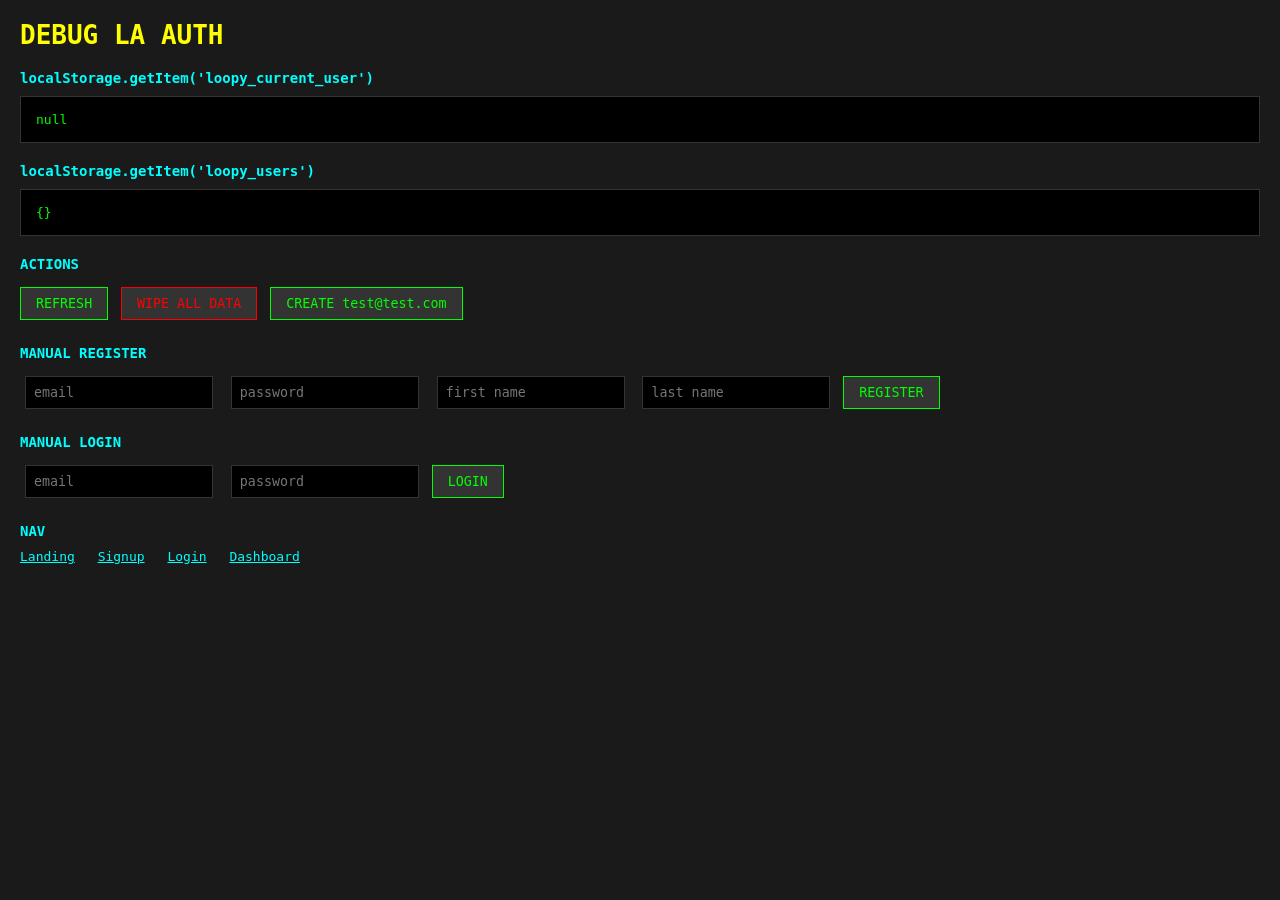
<file: dashboard/debug.html>
<!DOCTYPE html>
<html lang="en">
<head>
  <meta charset="UTF-8">
  <meta name="viewport" content="width=device-width, initial-scale=1.0">
  <title>DEBUG LA AUTH</title>
  <style>
    * { margin: 0; padding: 0; box-sizing: border-box; }
    body { font-family: monospace; font-size: 13px; padding: 20px; background: #1a1a1a; color: #0f0; }
    h1 { color: #ff0; margin-bottom: 20px; }
    h2 { color: #0ff; margin: 20px 0 10px; font-size: 14px; }
    pre { background: #000; padding: 15px; overflow: auto; border: 1px solid #333; margin-bottom: 20px; }
    button { padding: 8px 15px; margin: 5px 5px 5px 0; background: #333; color: #0f0; border: 1px solid #0f0; cursor: pointer; font-family: monospace; }
    button:hover { background: #0f0; color: #000; }
    button.danger { border-color: #f00; color: #f00; }
    button.danger:hover { background: #f00; color: #fff; }
    input { padding: 8px; margin: 5px; background: #000; color: #0f0; border: 1px solid #333; font-family: monospace; }
    .result { margin: 10px 0; padding: 10px; background: #000; border-left: 3px solid #0f0; }
    .error { border-left-color: #f00; color: #f00; }
    .success { border-left-color: #0f0; color: #0f0; }
    a { color: #0ff; margin-right: 15px; }
  </style>
</head>
<body>
  <h1>DEBUG LA AUTH</h1>

  <h2>localStorage.getItem('loopy_current_user')</h2>
  <pre id="current-email">null</pre>

  <h2>localStorage.getItem('loopy_users')</h2>
  <pre id="all-users">{}</pre>

  <h2>ACTIONS</h2>
  <button onclick="refresh()">REFRESH</button>
  <button class="danger" onclick="wipe()">WIPE ALL DATA</button>
  <button onclick="testReg()">CREATE test@test.com</button>

  <h2>MANUAL REGISTER</h2>
  <input type="text" id="reg-email" placeholder="email">
  <input type="password" id="reg-pass" placeholder="password">
  <input type="text" id="reg-first" placeholder="first name">
  <input type="text" id="reg-last" placeholder="last name">
  <button onclick="manualReg()">REGISTER</button>
  <div id="reg-result"></div>

  <h2>MANUAL LOGIN</h2>
  <input type="text" id="login-email" placeholder="email">
  <input type="password" id="login-pass" placeholder="password">
  <button onclick="manualLogin()">LOGIN</button>
  <div id="login-result"></div>

  <h2>NAV</h2>
  <a href="../landing/index.html">Landing</a>
  <a href="signup.html">Signup</a>
  <a href="login.html">Login</a>
  <a href="index.html">Dashboard</a>

  <script src="../assets/js/auth.js"></script>
  <script>
    function refresh() {
      const email = localStorage.getItem('loopy_current_user');
      const users = localStorage.getItem('loopy_users');

      document.getElementById('current-email').textContent = email || 'null';
      document.getElementById('all-users').textContent = users || '{}';

      console.log('REFRESH');
      console.log('Current:', email);
      console.log('Users:', users);
    }

    function wipe() {
      if (confirm('WIPE ALL DATA?')) {
        localStorage.removeItem('loopy_users');
        localStorage.removeItem('loopy_current_user');
        console.log('WIPED');
        refresh();
      }
    }

    function testReg() {
      const result = AUTH.register('test@test.com', 'test123', 'Test', 'User');
      console.log('TEST REG RESULT:', result);
      alert(result.success ? 'SUCCESS' : 'FAILED: ' + result.error);
      refresh();
    }

    function manualReg() {
      const email = document.getElementById('reg-email').value;
      const pass = document.getElementById('reg-pass').value;
      const first = document.getElementById('reg-first').value;
      const last = document.getElementById('reg-last').value;

      console.log('MANUAL REG:', { email, pass, first, last });

      const result = AUTH.register(email, pass, first, last);

      const div = document.getElementById('reg-result');
      div.className = result.success ? 'result success' : 'result error';
      div.textContent = result.success ? 'SUCCESS - REGISTERED' : 'FAILED: ' + result.error;

      console.log('REG RESULT:', result);
      refresh();
    }

    function manualLogin() {
      const email = document.getElementById('login-email').value;
      const pass = document.getElementById('login-pass').value;

      console.log('MANUAL LOGIN:', { email, pass });

      const result = AUTH.login(email, pass);

      const div = document.getElementById('login-result');
      div.className = result.success ? 'result success' : 'result error';
      div.textContent = result.success ? 'SUCCESS - LOGGED IN' : 'FAILED: ' + result.error;

      console.log('LOGIN RESULT:', result);
      refresh();
    }

    refresh();
  </script>
</body>
</html>
</file>
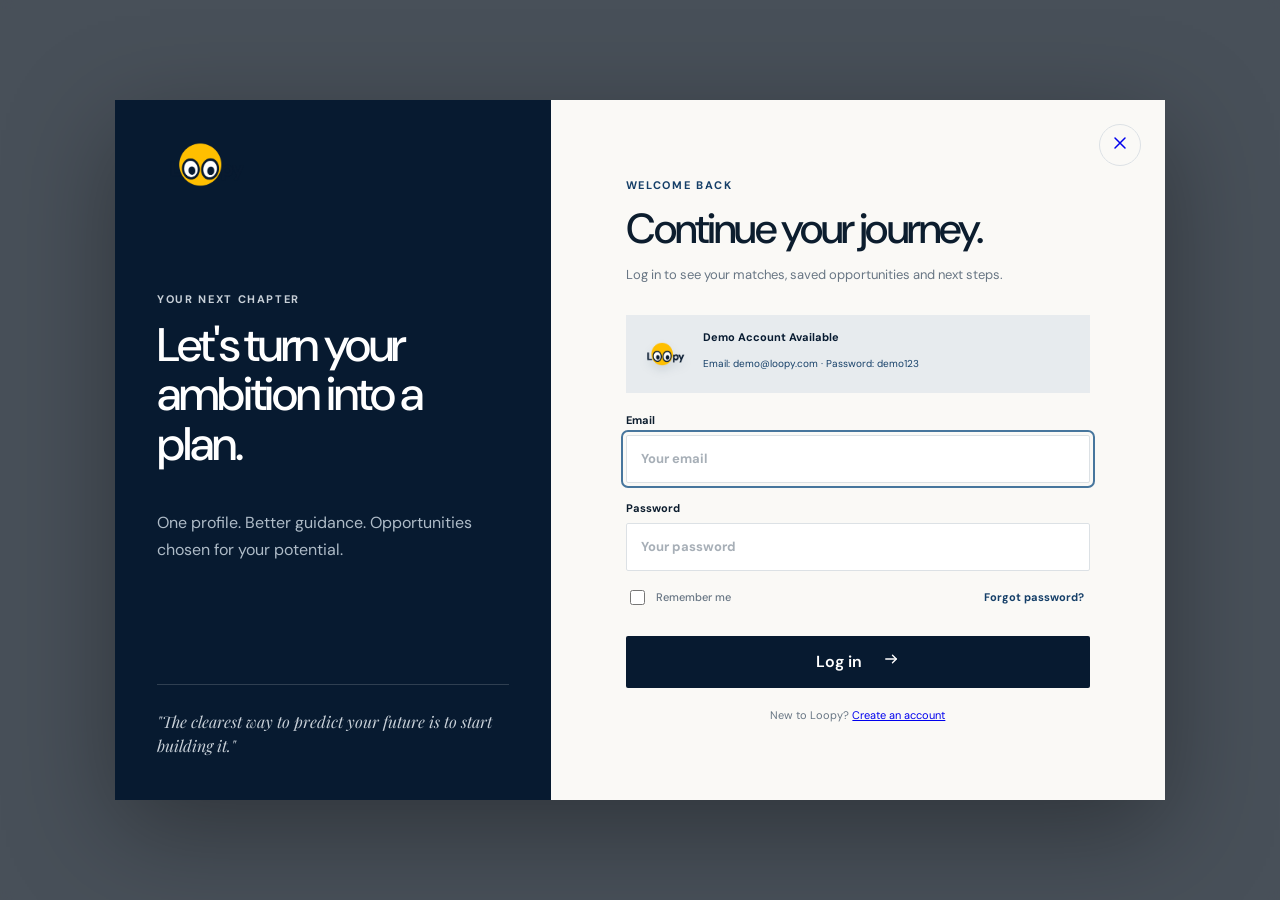
<file: dashboard/login.html>
<!DOCTYPE html>
<html lang="en">
<head>
  <meta charset="UTF-8">
  <meta name="viewport" content="width=device-width, initial-scale=1.0">
  <title>Log In - Loopy</title>
  <link rel="stylesheet" href="../assets/css/styles.css">
</head>
<body>
  <div class="auth-overlay">
    <div class="auth-backdrop"></div>
    <section class="auth-panel">
      <div class="auth-side">
        <a href="../landing/index.html" class="brand brand-light">
          <img src="../assets/images/loopy.png" alt="Loopy" class="brand-logo">
        </a>
        <div>
          <p class="eyebrow light">Your next chapter</p>
          <h2>Let's turn your ambition into a plan.</h2>
          <p>One profile. Better guidance. Opportunities chosen for your potential.</p>
        </div>
        <div class="auth-quote">"The clearest way to predict your future is to start building it."</div>
      </div>
      <div class="auth-form-wrap">
        <a href="../landing/index.html" class="icon-button close-button" aria-label="Close">
          <span id="close-icon"></span>
        </a>
        <form id="login-form">
          <p class="eyebrow">Welcome back</p>
          <h2>Continue your journey.</h2>
          <p class="form-intro">Log in to see your matches, saved opportunities and next steps.</p>
          <div id="login-error" style="display: none; padding: 12px; margin-bottom: 15px; background: #fee; border: 1px solid #fcc; border-radius: 2px; color: #c33; font-size: 12px;"></div>
          <div class="analysis-note" style="margin-bottom: 20px;">
            <span id="demo-icon"></span>
            <span><strong>Demo Account Available</strong>Email: demo@loopy.com · Password: demo123</span>
          </div>
          <label>Email<input required type="email" placeholder="Your email" autofocus id="login-email"></label>
          <label>Password<input required type="password" placeholder="Your password" id="login-password"></label>
          <div class="form-meta">
            <label class="checkbox"><input type="checkbox" id="remember-me"> Remember me</label>
            <button type="button" id="forgot-password-btn">Forgot password?</button>
          </div>
          <button class="primary-button full" type="submit">Log in <span id="arrow-icon"></span></button>
          <p class="switch">New to Loopy? <a href="signup.html">Create an account</a></p>
        </form>
      </div>
    </section>
  </div>

  <script src="../assets/js/icons.js"></script>
  <script src="../assets/js/auth.js"></script>
  <script>
    document.getElementById('close-icon').innerHTML = icon('close', 20);
    document.getElementById('arrow-icon').innerHTML = icon('arrow', 18);
    document.getElementById('demo-icon').innerHTML = loopy(true);

    // Handle login
    document.getElementById('login-form').addEventListener('submit', function(e) {
      e.preventDefault();

      const email = document.getElementById('login-email').value.trim();
      const password = document.getElementById('login-password').value;
      const errorEl = document.getElementById('login-error');

      const result = AUTH.login(email, password);

      if (result.success) {
        window.location.href = 'index.html';
      } else {
        errorEl.textContent = result.error;
        errorEl.style.display = 'block';
      }
    });

    // Forgot password handler
    document.getElementById('forgot-password-btn').addEventListener('click', function() {
      const email = prompt('Enter your email address:');
      if (email) {
        alert('Password reset instructions have been sent to ' + email + '\n\n(Demo mode: Check your account in localStorage)');
      }
    });
  </script>
</body>
</html>
</file>
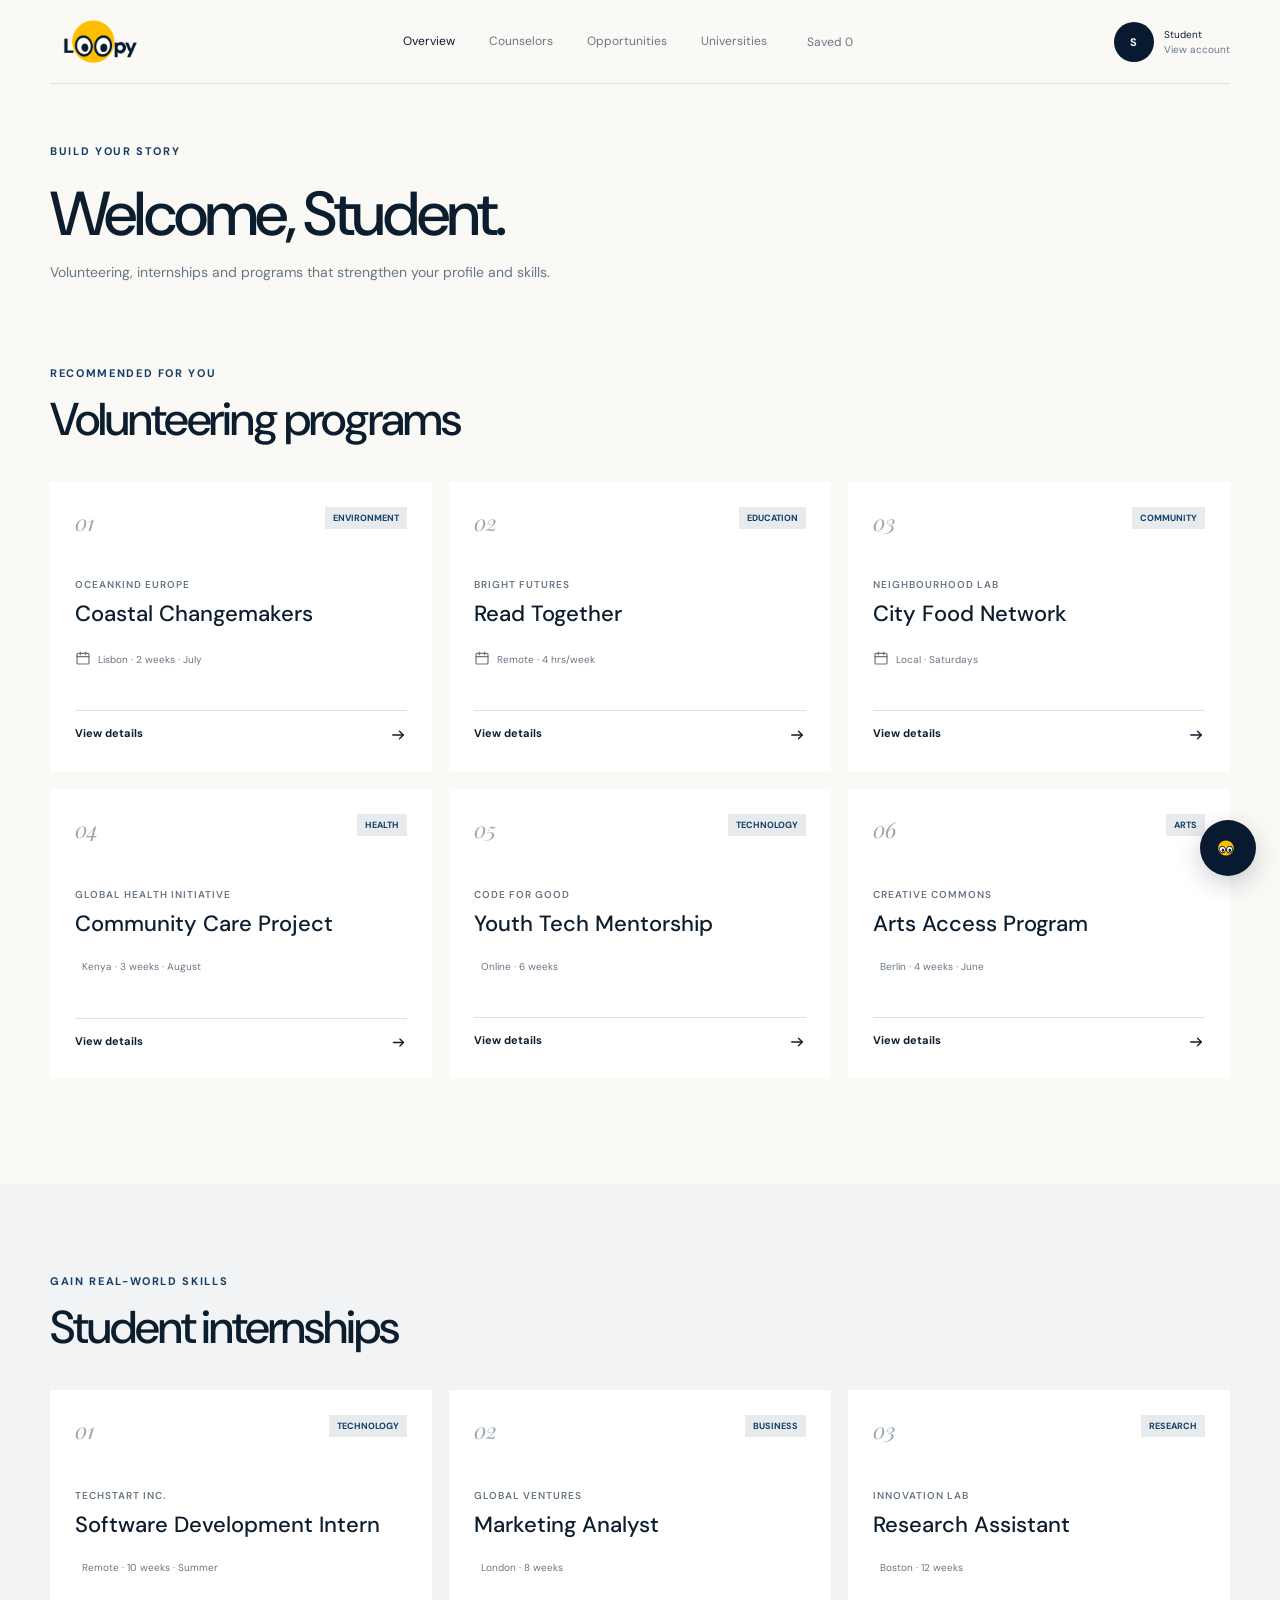
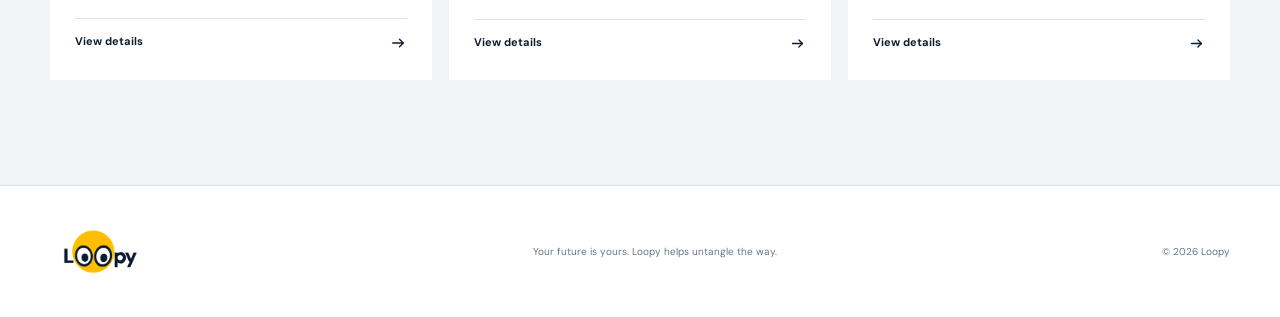
<file: dashboard/opportunities.html>
<!DOCTYPE html>
<html lang="en">
<head>
  <meta charset="UTF-8">
  <meta name="viewport" content="width=device-width, initial-scale=1.0">
  <title>Opportunities - Loopy</title>
  <link rel="stylesheet" href="../assets/css/styles.css">
</head>
<body>
  <main class="dashboard">
    <nav class="dash-nav shell">
      <a href="../landing/index.html" class="brand">
        <img src="../assets/images/loopy.png" alt="Loopy" class="brand-logo">
      </a>
      <div class="dash-links" id="dash-links">
        <a href="index.html">Overview</a>
        <a href="counselors.html">Counselors</a>
        <a href="opportunities.html">Opportunities</a>
        <a href="universities.html">Universities</a>
        <button id="saved-btn">Saved <span class="nav-count">0</span></button>
      </div>
      <div class="nav-profile">
        <button class="icon-button mobile-menu" id="mobile-menu" aria-label="Menu"><span id="menu-icon"></span></button>
        <button class="profile-button">
          <span>ST</span>
          <small>Student<br><b>View account</b></small>
        </button>
      </div>
    </nav>

    <section class="dash-hero shell">
      <div class="welcome">
        <p class="eyebrow">Build your story</p>
        <h1>Real experience, real impact.</h1>
        <p>Volunteering, internships and programs that strengthen your profile and skills.</p>
      </div>
    </section>

    <section class="opportunity-section" style="padding-top: 50px; background: var(--paper);">
      <div class="shell">
        <div class="section-heading">
          <div><p class="eyebrow">Recommended for you</p><h2>Volunteering programs</h2></div>
        </div>
        <div class="opportunity-grid">
          <article>
            <div class="opportunity-top"><span>01</span><small>Environment</small></div>
            <div><p>OceanKind Europe</p><h3>Coastal Changemakers</h3><span class="meta"><span id="calendar-icon-1"></span>Lisbon · 2 weeks · July</span></div>
            <button><span>View details</span><span id="arrow-icon-1"></span></button>
          </article>
          <article>
            <div class="opportunity-top"><span>02</span><small>Education</small></div>
            <div><p>Bright Futures</p><h3>Read Together</h3><span class="meta"><span id="calendar-icon-2"></span>Remote · 4 hrs/week</span></div>
            <button><span>View details</span><span id="arrow-icon-2"></span></button>
          </article>
          <article>
            <div class="opportunity-top"><span>03</span><small>Community</small></div>
            <div><p>Neighbourhood Lab</p><h3>City Food Network</h3><span class="meta"><span id="calendar-icon-3"></span>Local · Saturdays</span></div>
            <button><span>View details</span><span id="arrow-icon-3"></span></button>
          </article>
          <article>
            <div class="opportunity-top"><span>04</span><small>Health</small></div>
            <div><p>Global Health Initiative</p><h3>Community Care Project</h3><span class="meta"><span id="calendar-icon-4"></span>Kenya · 3 weeks · August</span></div>
            <button><span>View details</span><span id="arrow-icon-4"></span></button>
          </article>
          <article>
            <div class="opportunity-top"><span>05</span><small>Technology</small></div>
            <div><p>Code for Good</p><h3>Youth Tech Mentorship</h3><span class="meta"><span id="calendar-icon-5"></span>Online · 6 weeks</span></div>
            <button><span>View details</span><span id="arrow-icon-5"></span></button>
          </article>
          <article>
            <div class="opportunity-top"><span>06</span><small>Arts</small></div>
            <div><p>Creative Commons</p><h3>Arts Access Program</h3><span class="meta"><span id="calendar-icon-6"></span>Berlin · 4 weeks · June</span></div>
            <button><span>View details</span><span id="arrow-icon-6"></span></button>
          </article>
        </div>
      </div>
    </section>

    <section class="opportunity-section" style="background: var(--mist);">
      <div class="shell">
        <div class="section-heading">
          <div><p class="eyebrow">Gain real-world skills</p><h2>Student internships</h2></div>
        </div>
        <div class="opportunity-grid">
          <article>
            <div class="opportunity-top"><span>01</span><small>Technology</small></div>
            <div><p>TechStart Inc.</p><h3>Software Development Intern</h3><span class="meta"><span id="calendar-icon-7"></span>Remote · 10 weeks · Summer</span></div>
            <button><span>View details</span><span id="arrow-icon-7"></span></button>
          </article>
          <article>
            <div class="opportunity-top"><span>02</span><small>Business</small></div>
            <div><p>Global Ventures</p><h3>Marketing Analyst</h3><span class="meta"><span id="calendar-icon-8"></span>London · 8 weeks</span></div>
            <button><span>View details</span><span id="arrow-icon-8"></span></button>
          </article>
          <article>
            <div class="opportunity-top"><span>03</span><small>Research</small></div>
            <div><p>Innovation Lab</p><h3>Research Assistant</h3><span class="meta"><span id="calendar-icon-9"></span>Boston · 12 weeks</span></div>
            <button><span>View details</span><span id="arrow-icon-9"></span></button>
          </article>
        </div>
      </div>
    </section>

    <footer>
      <div class="shell">
        <a href="../landing/index.html" class="brand brand-light">
          <img src="../assets/images/loopy.png" alt="Loopy" class="brand-logo">
        </a>
        <p>Your future is yours. Loopy helps untangle the way.</p>
        <span>© 2026 Loopy</span>
      </div>
    </footer>
  </main>

  <button class="help-button" id="help-button" aria-label="Help">
    <img src="../assets/images/loopy.png" alt="Help">
  </button>
  <div class="help-menu" id="help-menu">
    <a href="pricing.html"><span id="help-pricing-icon"></span>View pricing plans</a>
    <button onclick="showContactModal()"><span id="help-contact-icon"></span>Contact support</button>
    <button onclick="showTourModal()"><span id="help-tour-icon"></span>Take a tour</button>
  </div>

  <script src="../assets/js/icons.js"></script>
  <script src="../assets/js/auth.js"></script>
  <script src="../assets/js/dashboard.js"></script>
</body>
</html>
</file>
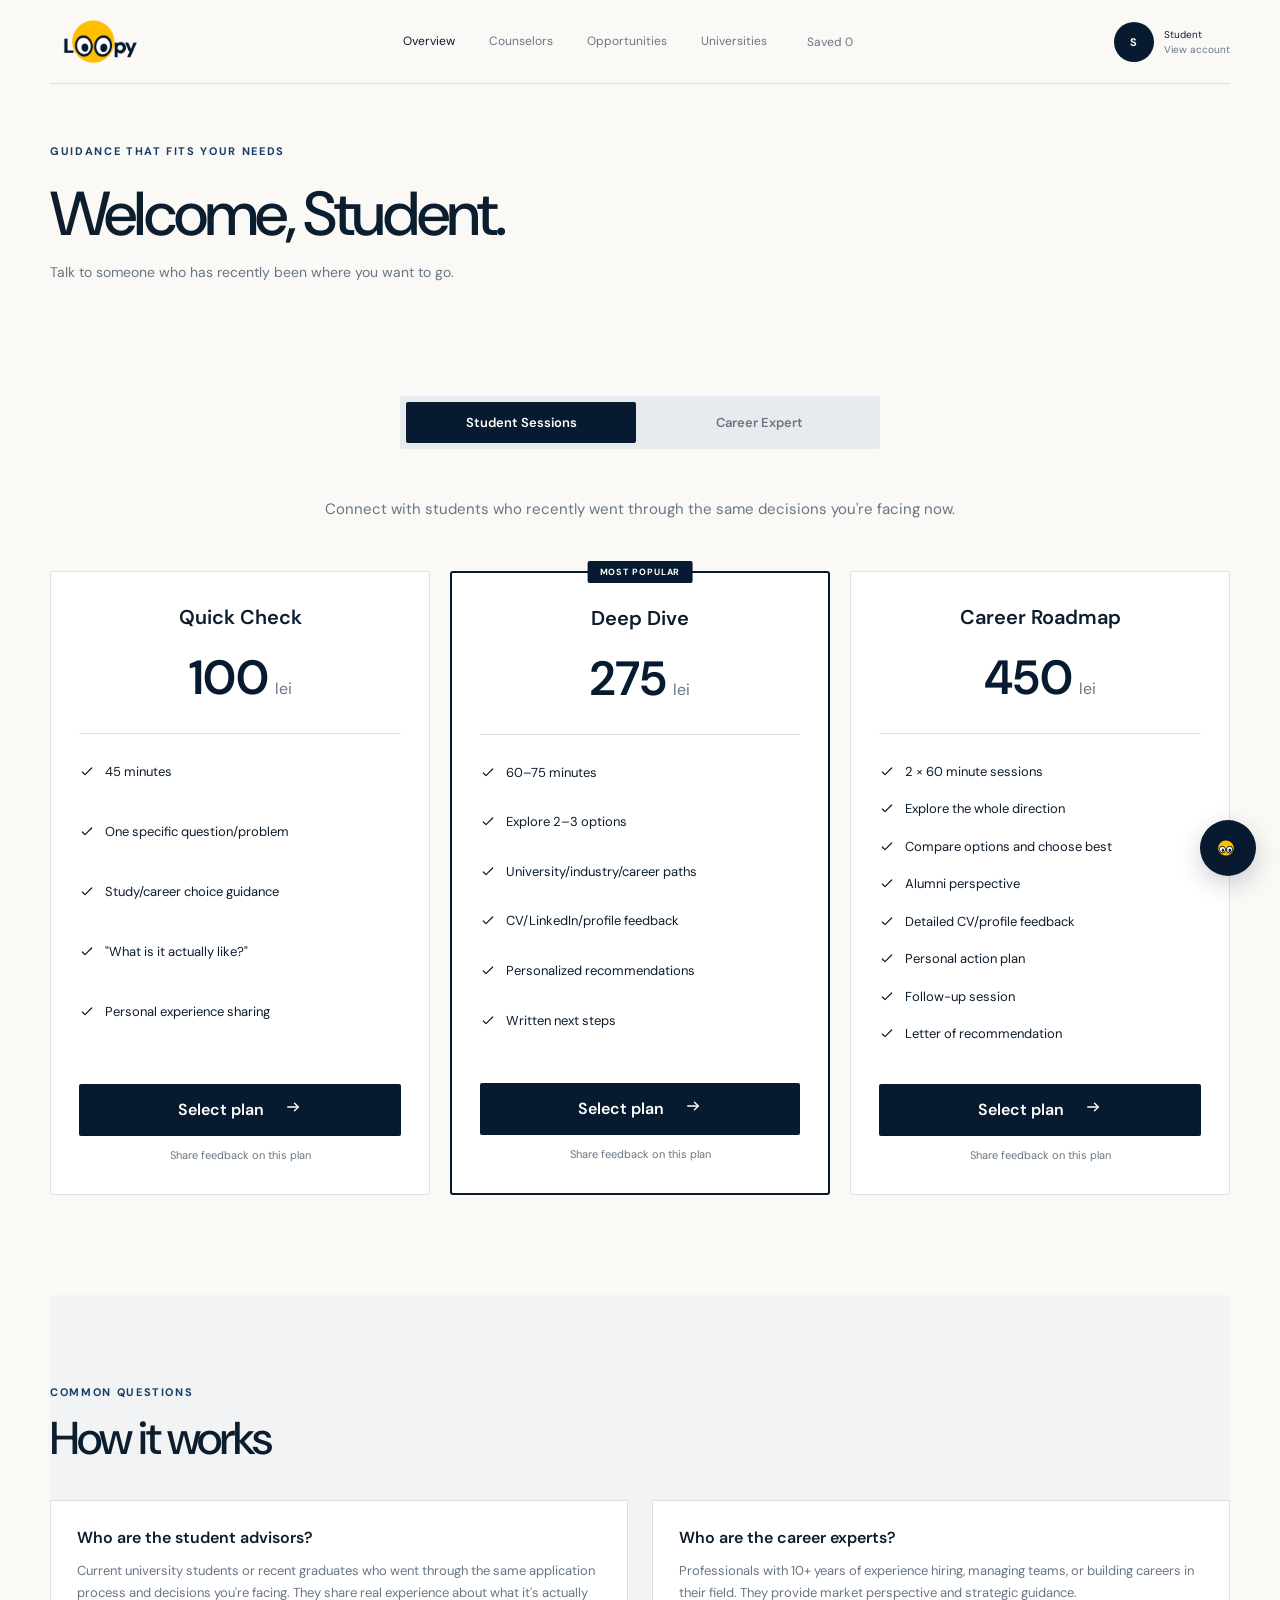
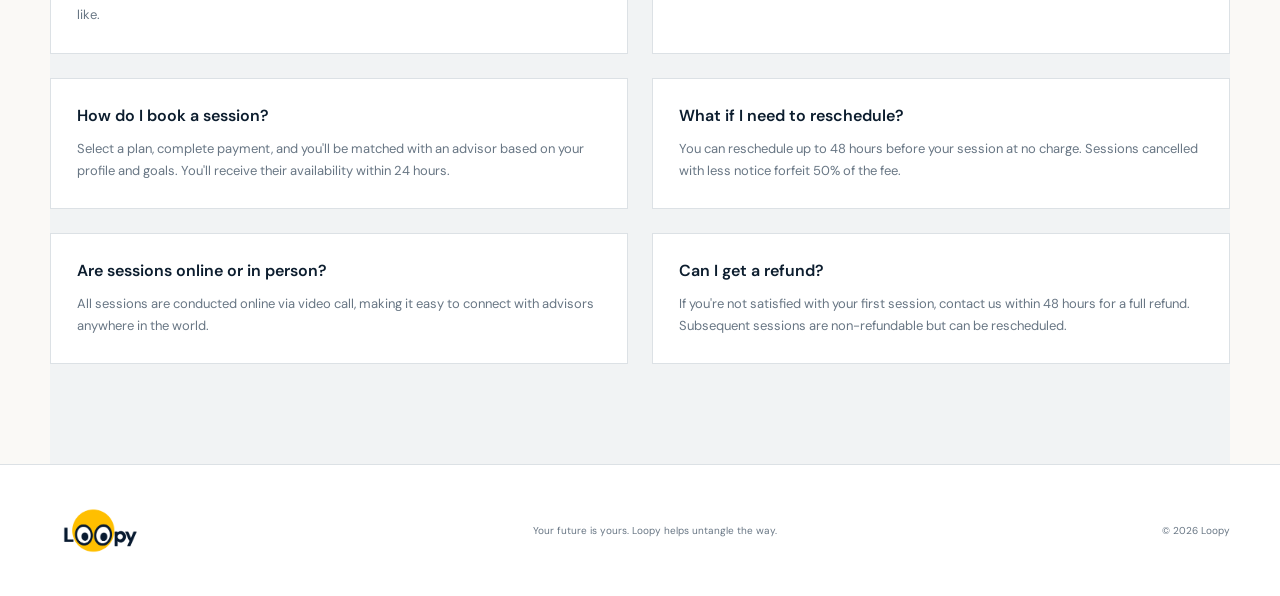
<file: dashboard/pricing.html>
<!DOCTYPE html>
<html lang="en">
<head>
  <meta charset="UTF-8">
  <meta name="viewport" content="width=device-width, initial-scale=1.0">
  <title>Pricing - Loopy</title>
  <link rel="stylesheet" href="../assets/css/styles.css">
</head>
<body>
  <main class="dashboard">
    <nav class="dash-nav shell">
      <a href="../landing/index.html" class="brand">
        <img src="../assets/images/loopy.png" alt="Loopy" class="brand-logo">
      </a>
      <div class="dash-links" id="dash-links">
        <a href="index.html">Overview</a>
        <a href="counselors.html">Counselors</a>
        <a href="opportunities.html">Opportunities</a>
        <a href="universities.html">Universities</a>
        <button id="saved-btn">Saved <span class="nav-count">0</span></button>
      </div>
      <div class="nav-profile">
        <button class="icon-button mobile-menu" id="mobile-menu" aria-label="Menu"><span id="menu-icon"></span></button>
        <button class="profile-button">
          <span>ST</span>
          <small>Student<br><b>View account</b></small>
        </button>
      </div>
    </nav>

    <section class="dash-hero shell">
      <div class="welcome">
        <p class="eyebrow">Guidance that fits your needs</p>
        <h1>Choose your plan.</h1>
        <p>Talk to someone who has recently been where you want to go.</p>
      </div>
    </section>

    <section class="pricing-section shell">
      <div class="pricing-toggle">
        <button class="toggle-active" data-tier="student">Student Sessions</button>
        <button data-tier="expert">Career Expert</button>
      </div>

      <div class="pricing-tier student-tier active">
        <p class="tier-description">Connect with students who recently went through the same decisions you're facing now.</p>

        <div class="pricing-grid">
          <article class="price-card">
            <div class="price-header">
              <h3>Quick Check</h3>
              <div class="price-amount">
                <strong>100</strong>
                <span>lei</span>
              </div>
            </div>
            <ul class="price-features">
              <li><span id="check-icon-1"></span>45 minutes</li>
              <li><span id="check-icon-2"></span>One specific question/problem</li>
              <li><span id="check-icon-3"></span>Study/career choice guidance</li>
              <li><span id="check-icon-4"></span>"What is it actually like?"</li>
              <li><span id="check-icon-5"></span>Personal experience sharing</li>
            </ul>
            <button class="primary-button full">Select plan <span id="arrow-icon-1"></span></button>
            <a href="#" class="feedback-link" data-tier="Quick Check Student">Share feedback on this plan</a>
          </article>

          <article class="price-card featured">
            <span class="featured-badge">Most popular</span>
            <div class="price-header">
              <h3>Deep Dive</h3>
              <div class="price-amount">
                <strong>275</strong>
                <span>lei</span>
              </div>
            </div>
            <ul class="price-features">
              <li><span id="check-icon-6"></span>60–75 minutes</li>
              <li><span id="check-icon-7"></span>Explore 2–3 options</li>
              <li><span id="check-icon-8"></span>University/industry/career paths</li>
              <li><span id="check-icon-9"></span>CV/LinkedIn/profile feedback</li>
              <li><span id="check-icon-10"></span>Personalized recommendations</li>
              <li><span id="check-icon-11"></span>Written next steps</li>
            </ul>
            <button class="primary-button full">Select plan <span id="arrow-icon-2"></span></button>
            <a href="#" class="feedback-link" data-tier="Deep Dive Student">Share feedback on this plan</a>
          </article>

          <article class="price-card">
            <div class="price-header">
              <h3>Career Roadmap</h3>
              <div class="price-amount">
                <strong>450</strong>
                <span>lei</span>
              </div>
            </div>
            <ul class="price-features">
              <li><span id="check-icon-12"></span>2 × 60 minute sessions</li>
              <li><span id="check-icon-13"></span>Explore the whole direction</li>
              <li><span id="check-icon-14"></span>Compare options and choose best</li>
              <li><span id="check-icon-15"></span>Alumni perspective</li>
              <li><span id="check-icon-16"></span>Detailed CV/profile feedback</li>
              <li><span id="check-icon-17"></span>Personal action plan</li>
              <li><span id="check-icon-18"></span>Follow-up session</li>
              <li><span id="check-icon-19"></span>Letter of recommendation</li>
            </ul>
            <button class="primary-button full">Select plan <span id="arrow-icon-3"></span></button>
            <a href="#" class="feedback-link" data-tier="Career Roadmap Student">Share feedback on this plan</a>
          </article>
        </div>
      </div>

      <div class="pricing-tier expert-tier">
        <p class="tier-description">Get advice from someone who has actually hired, managed, built or navigated careers for 10+ years.</p>

        <div class="pricing-grid">
          <article class="price-card">
            <div class="price-header">
              <h3>Career Check</h3>
              <div class="price-amount">
                <strong>200</strong>
                <span>lei</span>
              </div>
            </div>
            <ul class="price-features">
              <li><span id="check-icon-20"></span>60 minutes</li>
              <li><span id="check-icon-21"></span>Direction validation</li>
              <li><span id="check-icon-22"></span>Career-market perspective</li>
              <li><span id="check-icon-23"></span>Specific questions answered</li>
              <li><span id="check-icon-24"></span>Concrete next steps</li>
            </ul>
            <button class="primary-button full">Select plan <span id="arrow-icon-4"></span></button>
            <a href="#" class="feedback-link" data-tier="Career Check Expert">Share feedback on this plan</a>
          </article>

          <article class="price-card featured">
            <span class="featured-badge">Most popular</span>
            <div class="price-header">
              <h3>Career Strategy</h3>
              <div class="price-amount">
                <strong>375</strong>
                <span>lei</span>
              </div>
            </div>
            <ul class="price-features">
              <li><span id="check-icon-25"></span>75 minutes</li>
              <li><span id="check-icon-26"></span>Career options exploration</li>
              <li><span id="check-icon-27"></span>Skills and gaps analysis</li>
              <li><span id="check-icon-28"></span>Positioning strategy</li>
              <li><span id="check-icon-29"></span>CV/LinkedIn review</li>
              <li><span id="check-icon-30"></span>Market perspective</li>
              <li><span id="check-icon-31"></span>Personalized recommendations</li>
            </ul>
            <button class="primary-button full">Select plan <span id="arrow-icon-5"></span></button>
            <a href="#" class="feedback-link" data-tier="Career Strategy Expert">Share feedback on this plan</a>
          </article>

          <article class="price-card">
            <div class="price-header">
              <h3>Career Roadmap</h3>
              <div class="price-amount">
                <strong>600</strong>
                <span>lei</span>
              </div>
            </div>
            <ul class="price-features">
              <li><span id="check-icon-32"></span>2 × 75 minute sessions</li>
              <li><span id="check-icon-33"></span>Deep career exploration</li>
              <li><span id="check-icon-34"></span>Multiple career paths</li>
              <li><span id="check-icon-35"></span>Skills and opportunities</li>
              <li><span id="check-icon-36"></span>Strategic positioning</li>
              <li><span id="check-icon-37"></span>Comprehensive action plan</li>
              <li><span id="check-icon-38"></span>Follow-up session</li>
              <li><span id="check-icon-39"></span>Letter of recommendation</li>
            </ul>
            <button class="primary-button full">Select plan <span id="arrow-icon-6"></span></button>
            <a href="#" class="feedback-link" data-tier="Career Roadmap Expert">Share feedback on this plan</a>
          </article>
        </div>
      </div>
    </section>

    <section class="pricing-faq shell">
      <div class="section-heading">
        <div><p class="eyebrow">Common questions</p><h2>How it works</h2></div>
      </div>
      <div class="faq-grid">
        <article class="faq-item">
          <h3>Who are the student advisors?</h3>
          <p>Current university students or recent graduates who went through the same application process and decisions you're facing. They share real experience about what it's actually like.</p>
        </article>
        <article class="faq-item">
          <h3>Who are the career experts?</h3>
          <p>Professionals with 10+ years of experience hiring, managing teams, or building careers in their field. They provide market perspective and strategic guidance.</p>
        </article>
        <article class="faq-item">
          <h3>How do I book a session?</h3>
          <p>Select a plan, complete payment, and you'll be matched with an advisor based on your profile and goals. You'll receive their availability within 24 hours.</p>
        </article>
        <article class="faq-item">
          <h3>What if I need to reschedule?</h3>
          <p>You can reschedule up to 48 hours before your session at no charge. Sessions cancelled with less notice forfeit 50% of the fee.</p>
        </article>
        <article class="faq-item">
          <h3>Are sessions online or in person?</h3>
          <p>All sessions are conducted online via video call, making it easy to connect with advisors anywhere in the world.</p>
        </article>
        <article class="faq-item">
          <h3>Can I get a refund?</h3>
          <p>If you're not satisfied with your first session, contact us within 48 hours for a full refund. Subsequent sessions are non-refundable but can be rescheduled.</p>
        </article>
      </div>
    </section>

    <footer>
      <div class="shell">
        <a href="../landing/index.html" class="brand brand-light">
          <img src="../assets/images/loopy.png" alt="Loopy" class="brand-logo">
        </a>
        <p>Your future is yours. Loopy helps untangle the way.</p>
        <span>© 2026 Loopy</span>
      </div>
    </footer>
  </main>

  <button class="help-button" id="help-button" aria-label="Help">
    <img src="../assets/images/loopy.png" alt="Help">
  </button>
  <div class="help-menu" id="help-menu">
    <a href="pricing.html"><span id="help-pricing-icon"></span>View pricing plans</a>
    <button onclick="showContactModal()"><span id="help-contact-icon"></span>Contact support</button>
    <button onclick="showTourModal()"><span id="help-tour-icon"></span>Take a tour</button>
  </div>

  <script src="../assets/js/icons.js"></script>
  <script src="../assets/js/auth.js"></script>
  <script src="../assets/js/dashboard.js"></script>
  <script src="../assets/js/pricing.js"></script>
</body>
</html>
</file>
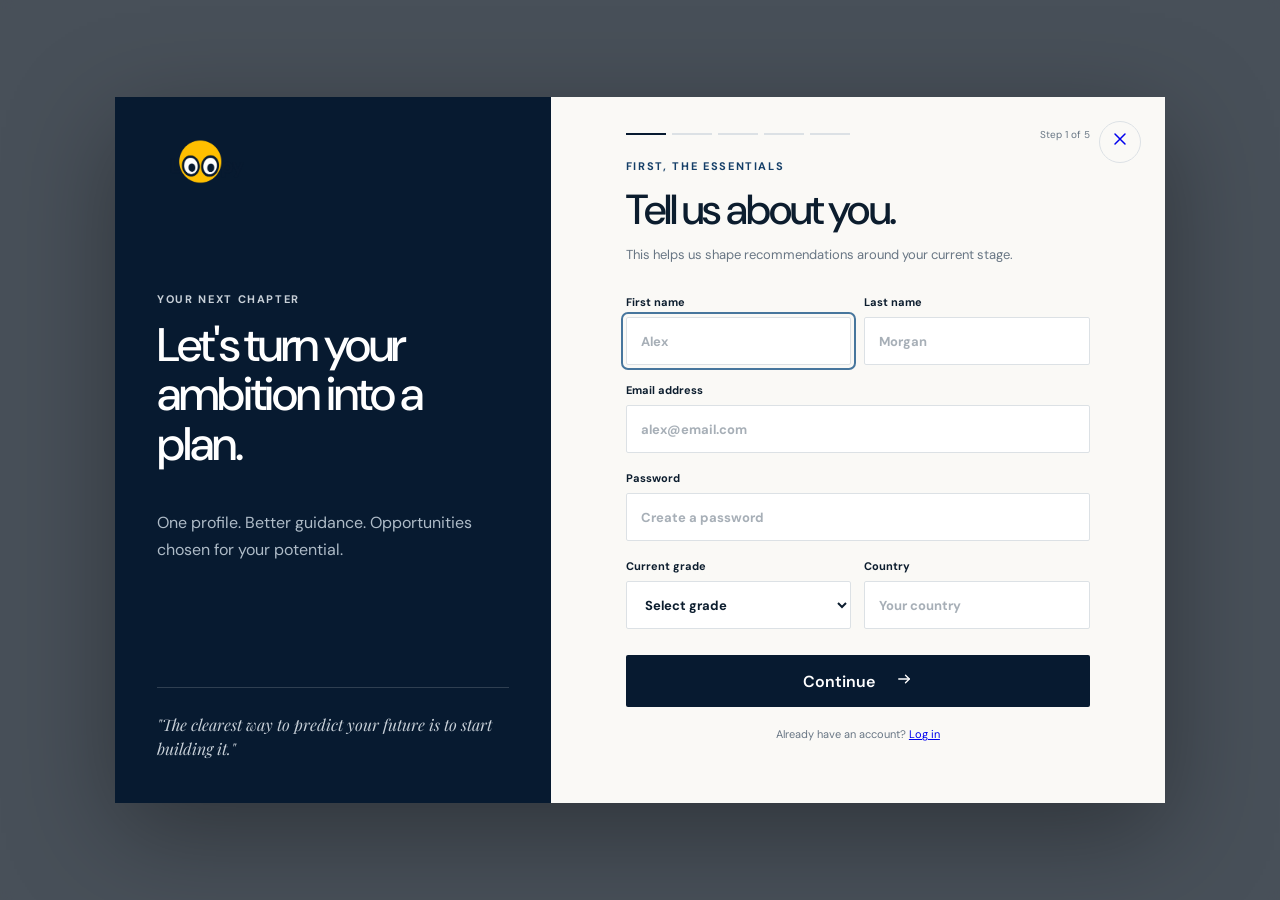
<file: dashboard/signup.html>
<!DOCTYPE html>
<html lang="en">
<head>
  <meta charset="UTF-8">
  <meta name="viewport" content="width=device-width, initial-scale=1.0">
  <title>Sign Up - Loopy</title>
  <link rel="stylesheet" href="../assets/css/styles.css">
</head>
<body>
  <div class="auth-overlay">
    <div class="auth-backdrop"></div>
    <section class="auth-panel">
      <div class="auth-side">
        <a href="../landing/index.html" class="brand brand-light">
          <img src="../assets/images/loopy.png" alt="Loopy" class="brand-logo">
        </a>
        <div>
          <p class="eyebrow light">Your next chapter</p>
          <h2>Let's turn your ambition into a plan.</h2>
          <p>One profile. Better guidance. Opportunities chosen for your potential.</p>
        </div>
        <div class="auth-quote">"The clearest way to predict your future is to start building it."</div>
      </div>
      <div class="auth-form-wrap">
        <div class="progress" id="progress-bar">
          <span></span><span></span><span></span><span></span><span></span>
          <small>Step 1 of 5</small>
        </div>
        <a href="../landing/index.html" class="icon-button close-button" aria-label="Close">
          <span id="close-icon"></span>
        </a>
        <form id="signup-form">
          <!-- Step content will be dynamically inserted here -->
        </form>
      </div>
    </section>
  </div>

  <script src="../assets/js/icons.js"></script>
  <script src="../assets/js/auth.js"></script>
  <script src="../assets/js/signup.js"></script>
  <script>
    document.getElementById('close-icon').innerHTML = icon('close', 20);

    // Initialize the first step
    updateProgress();
    renderStep();
  </script>
</body>
</html>
</file>
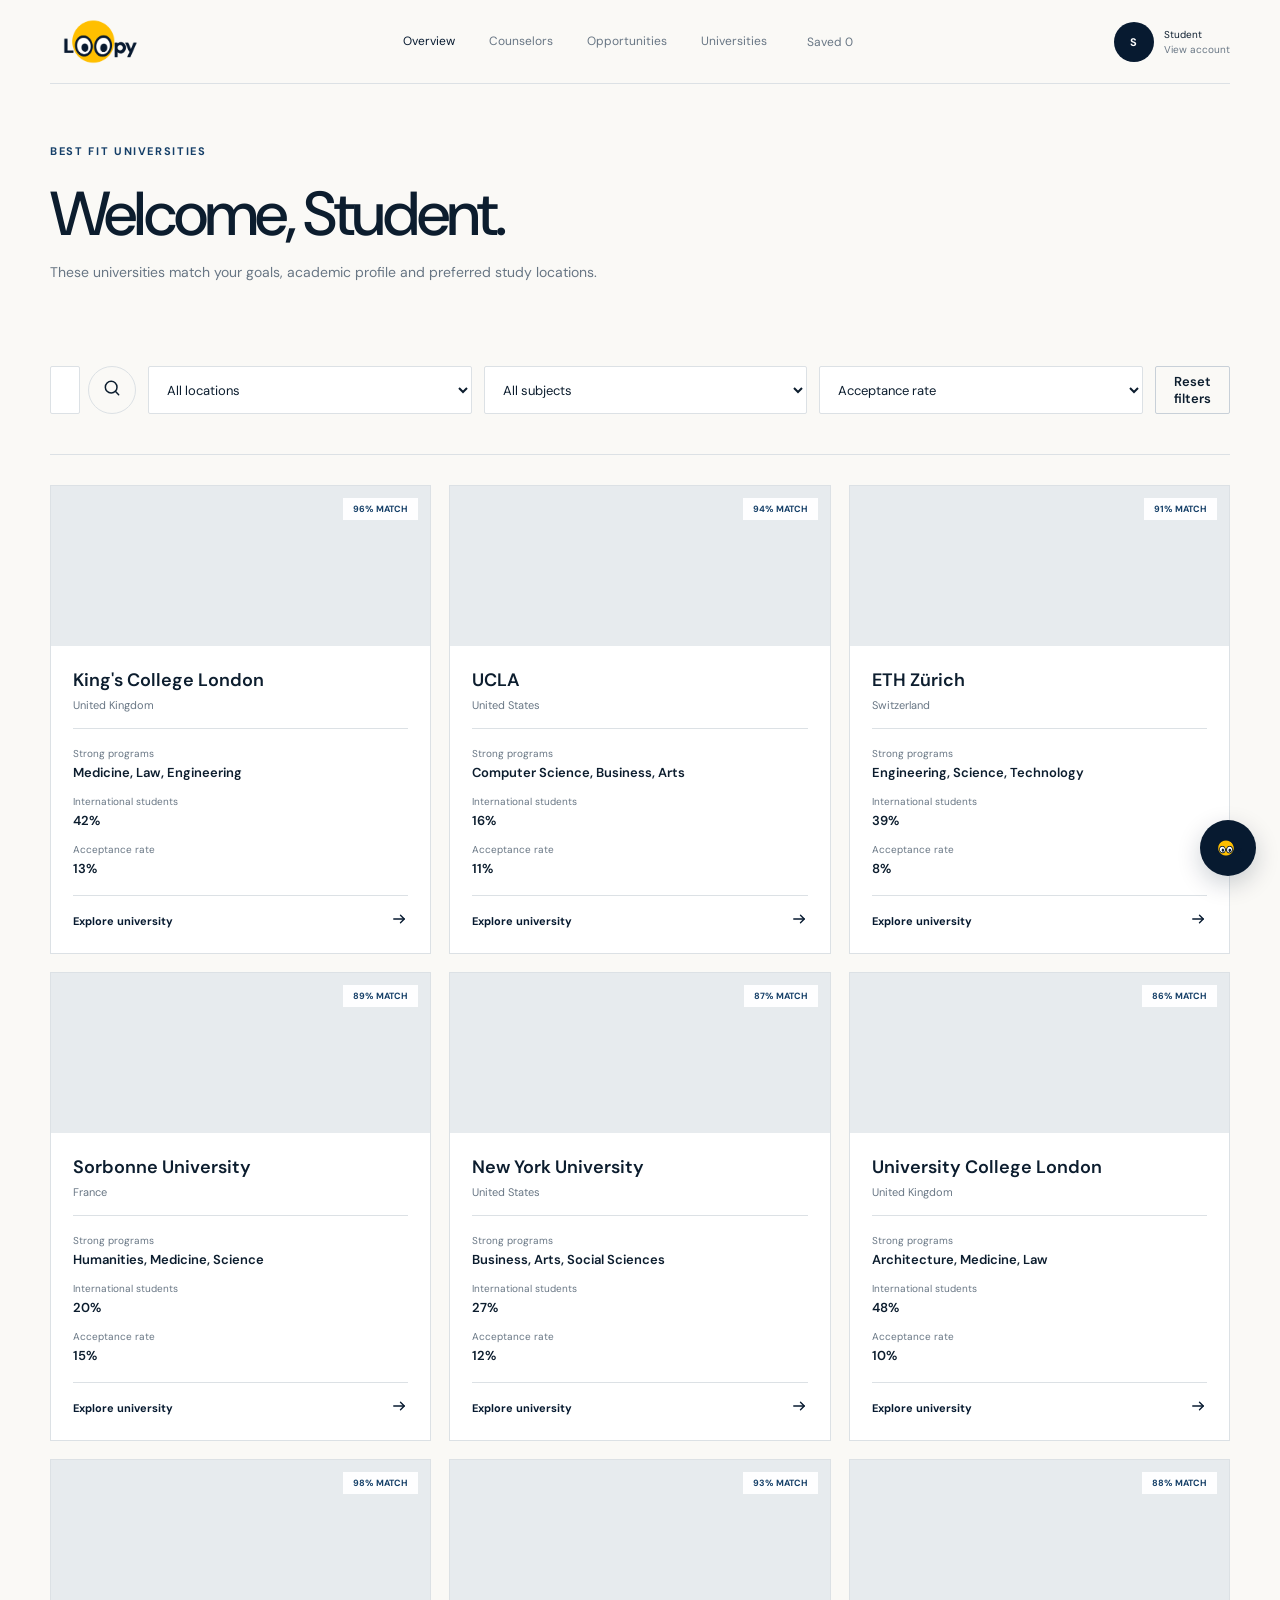
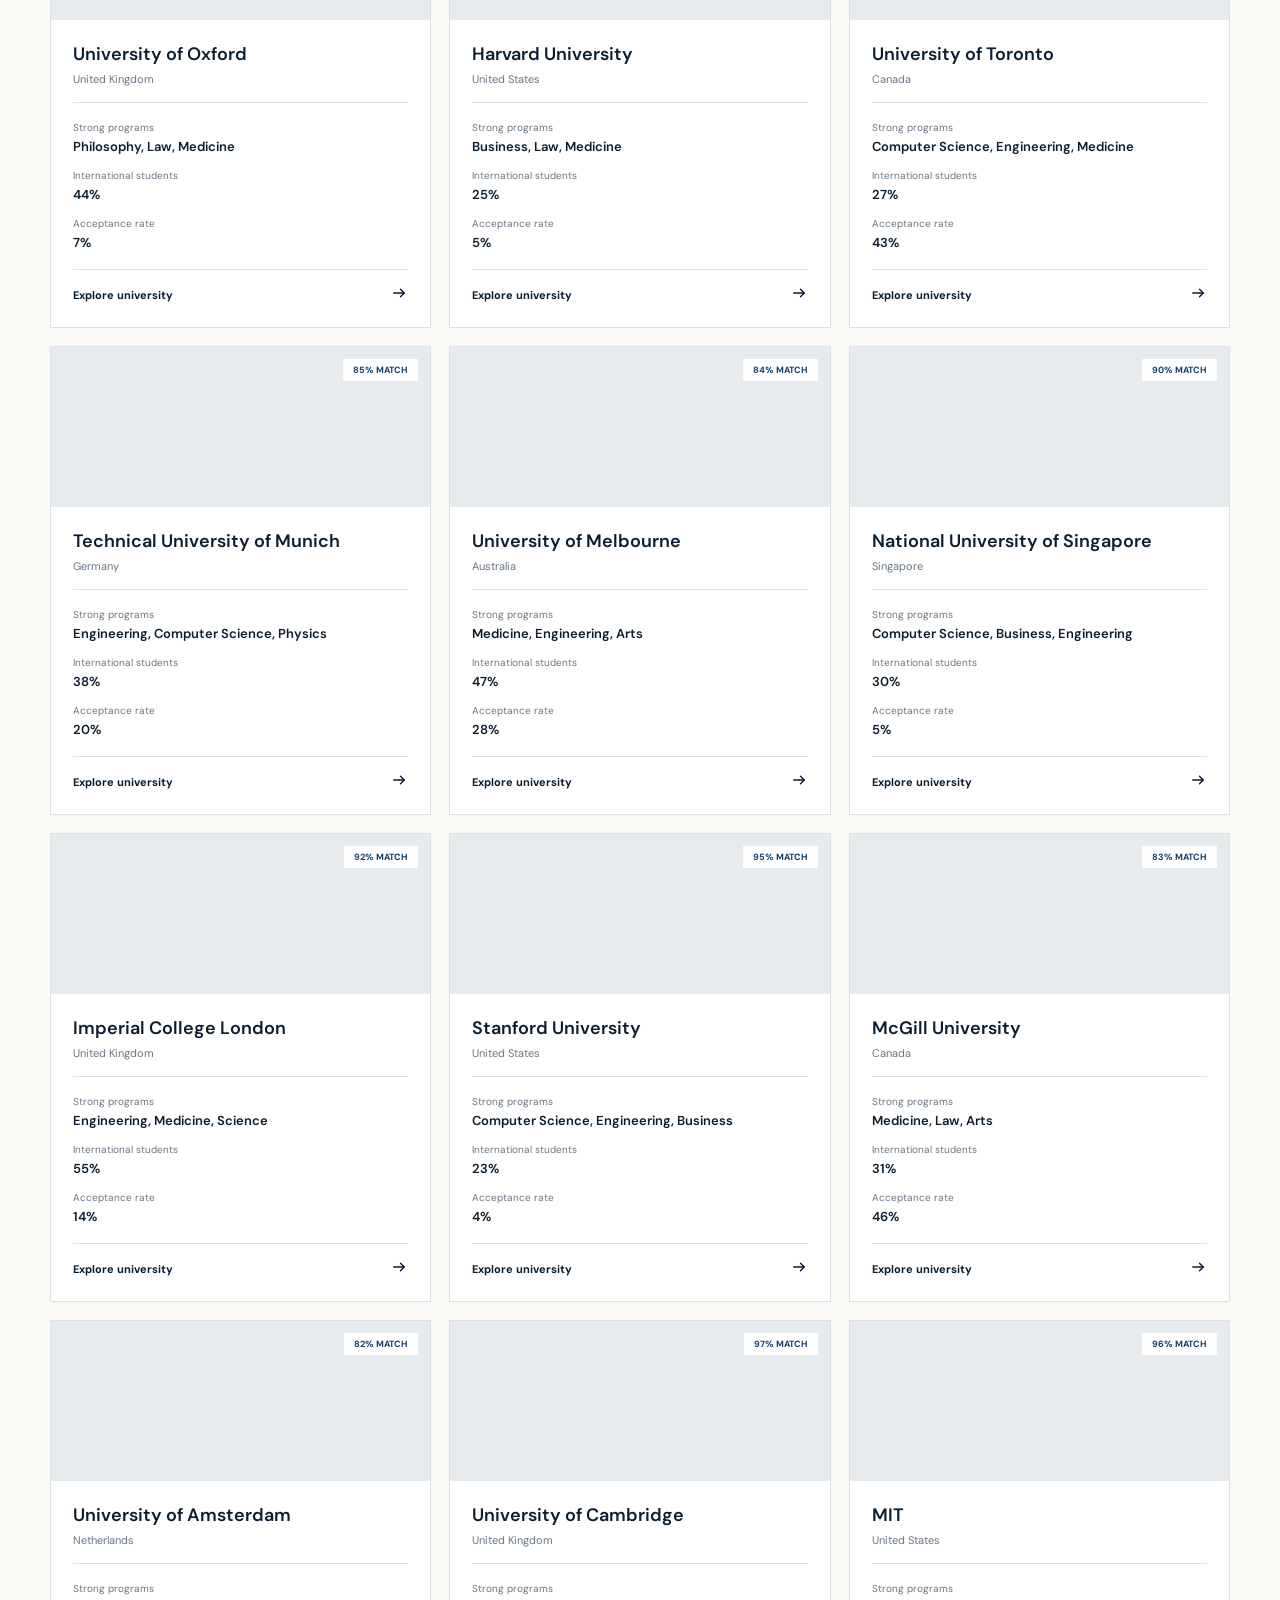
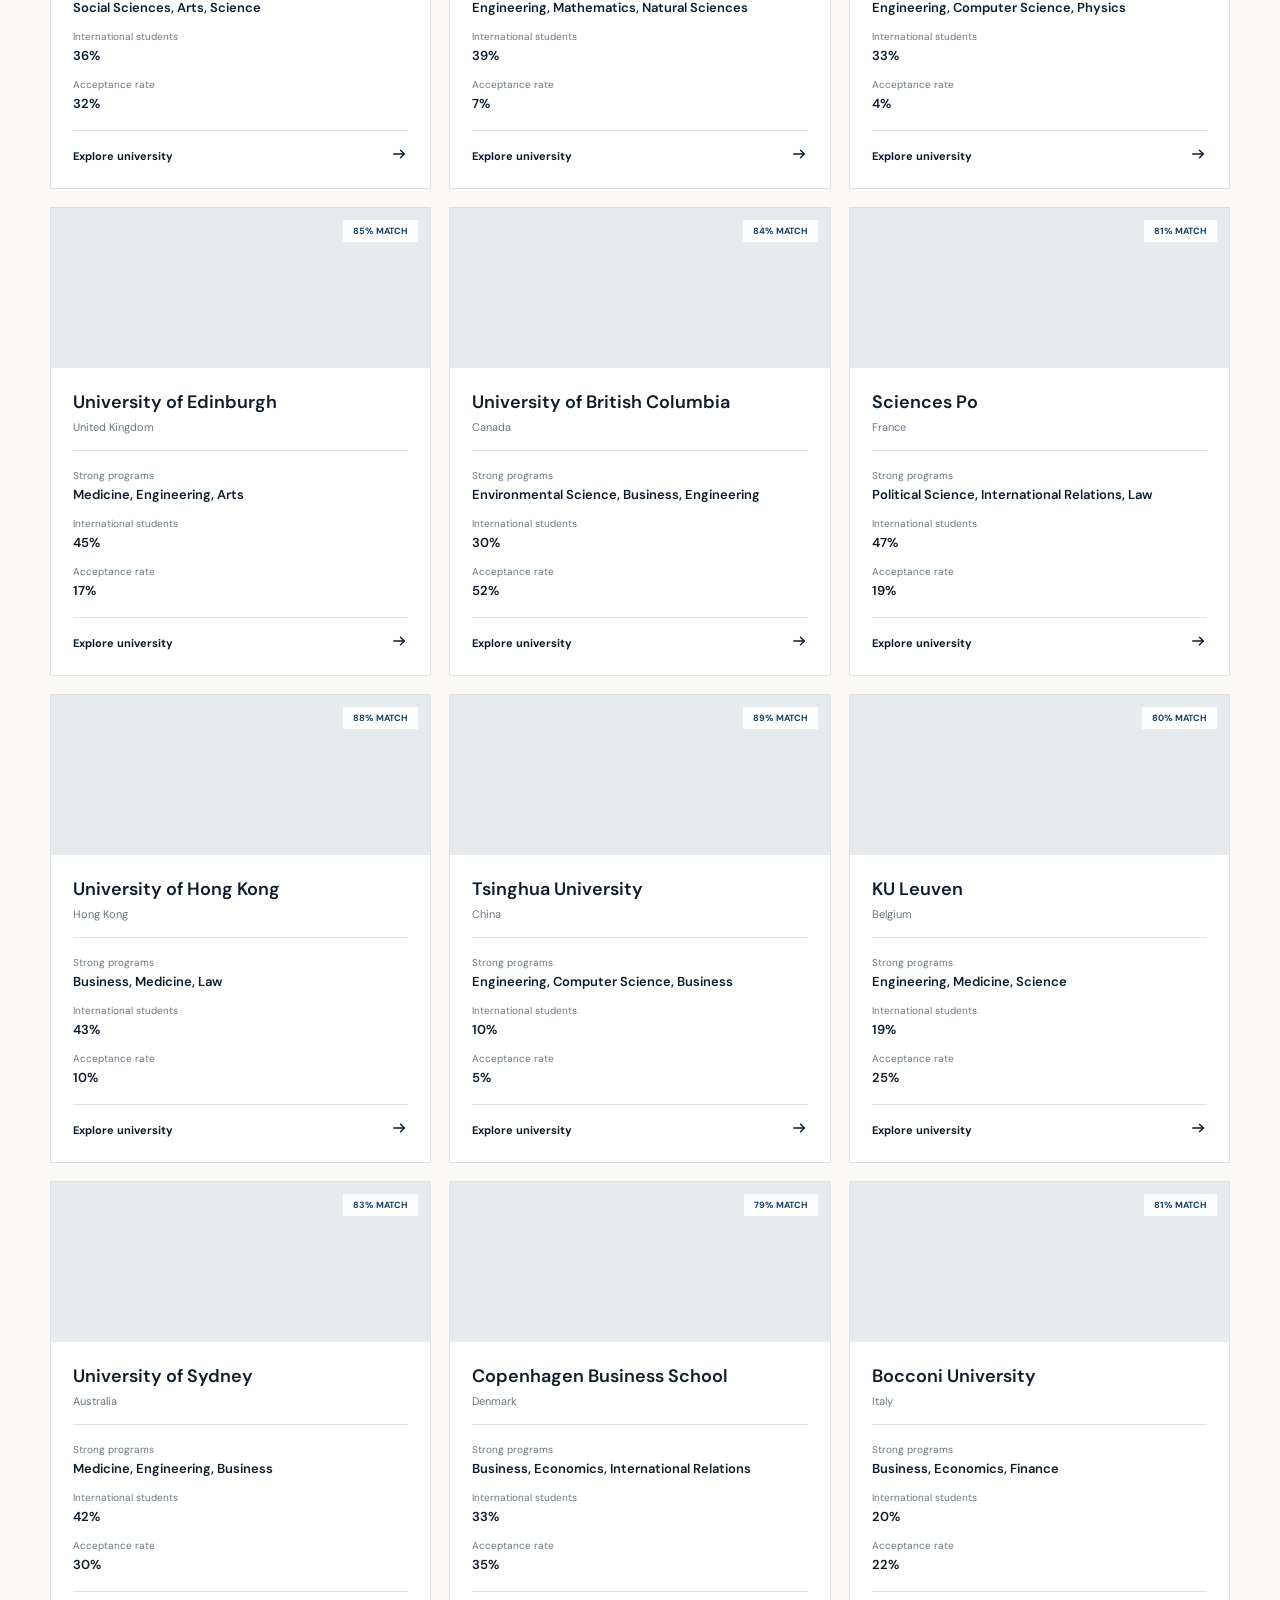
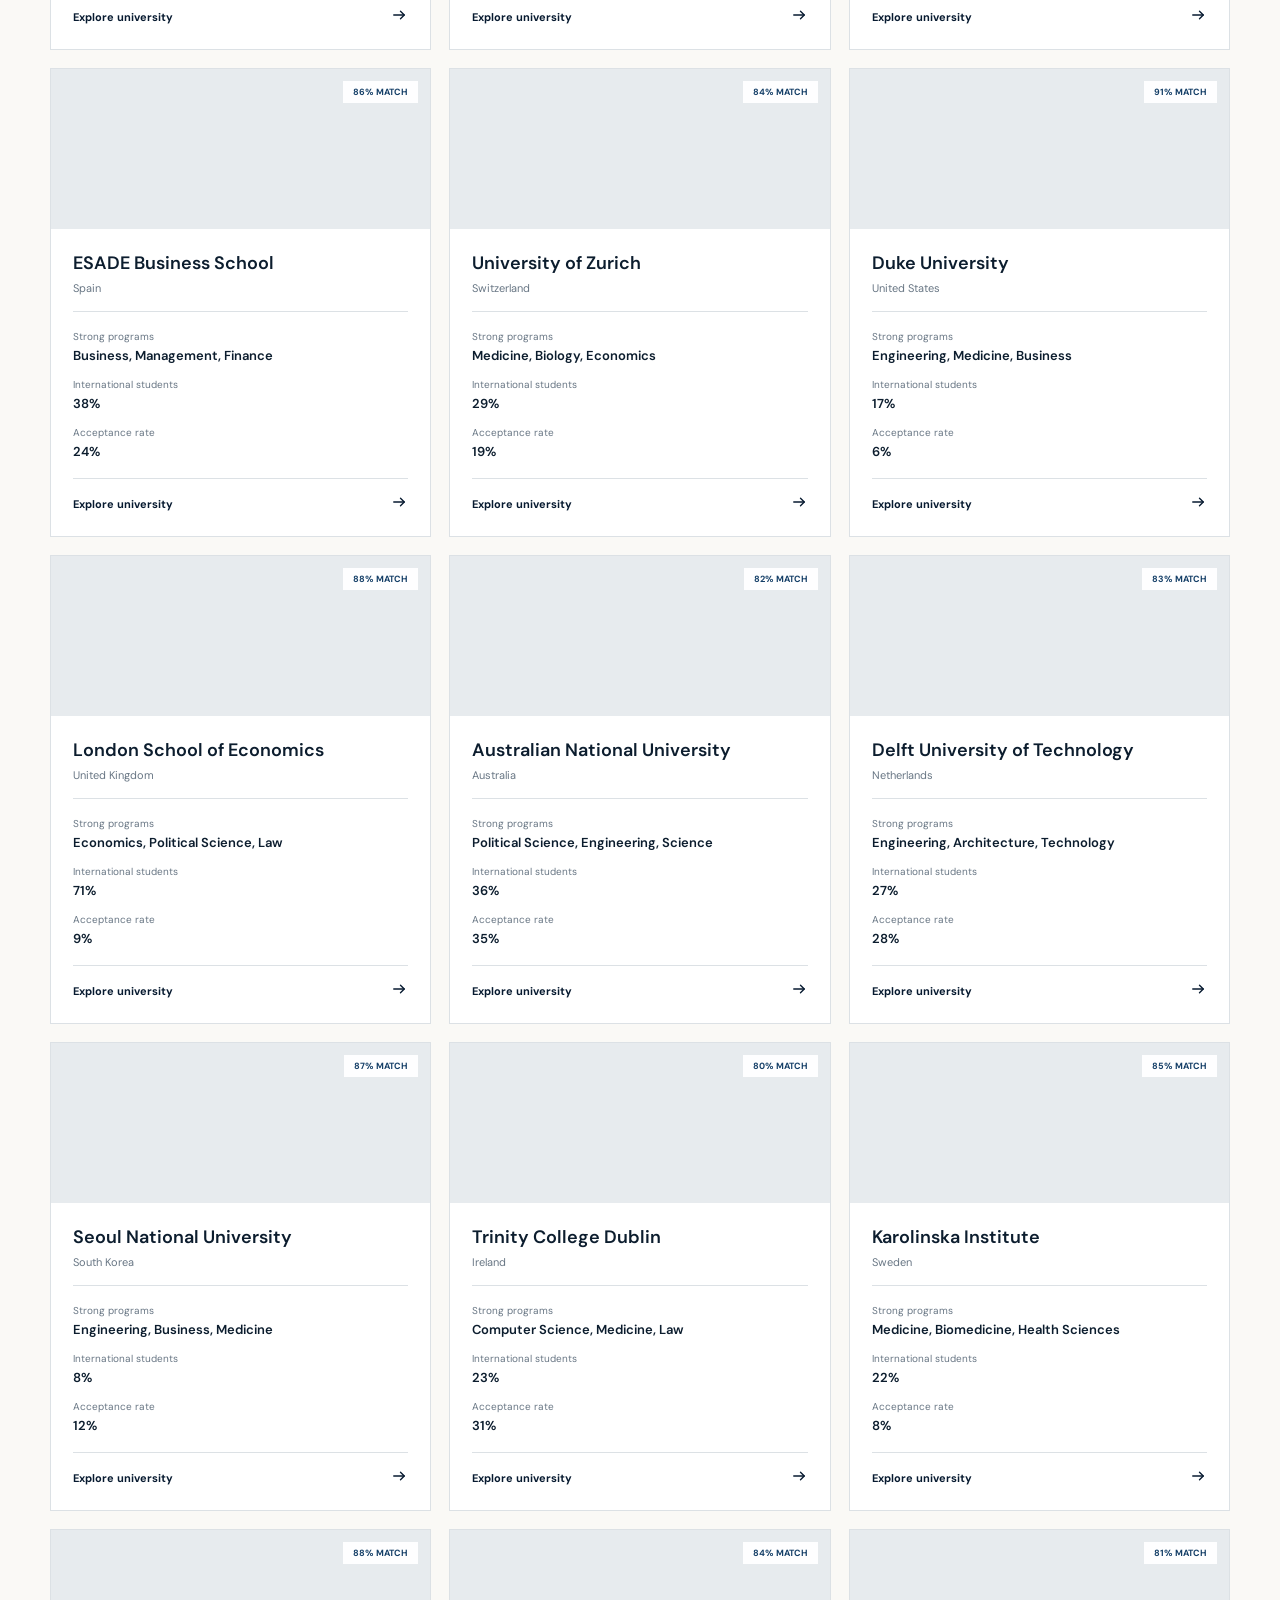
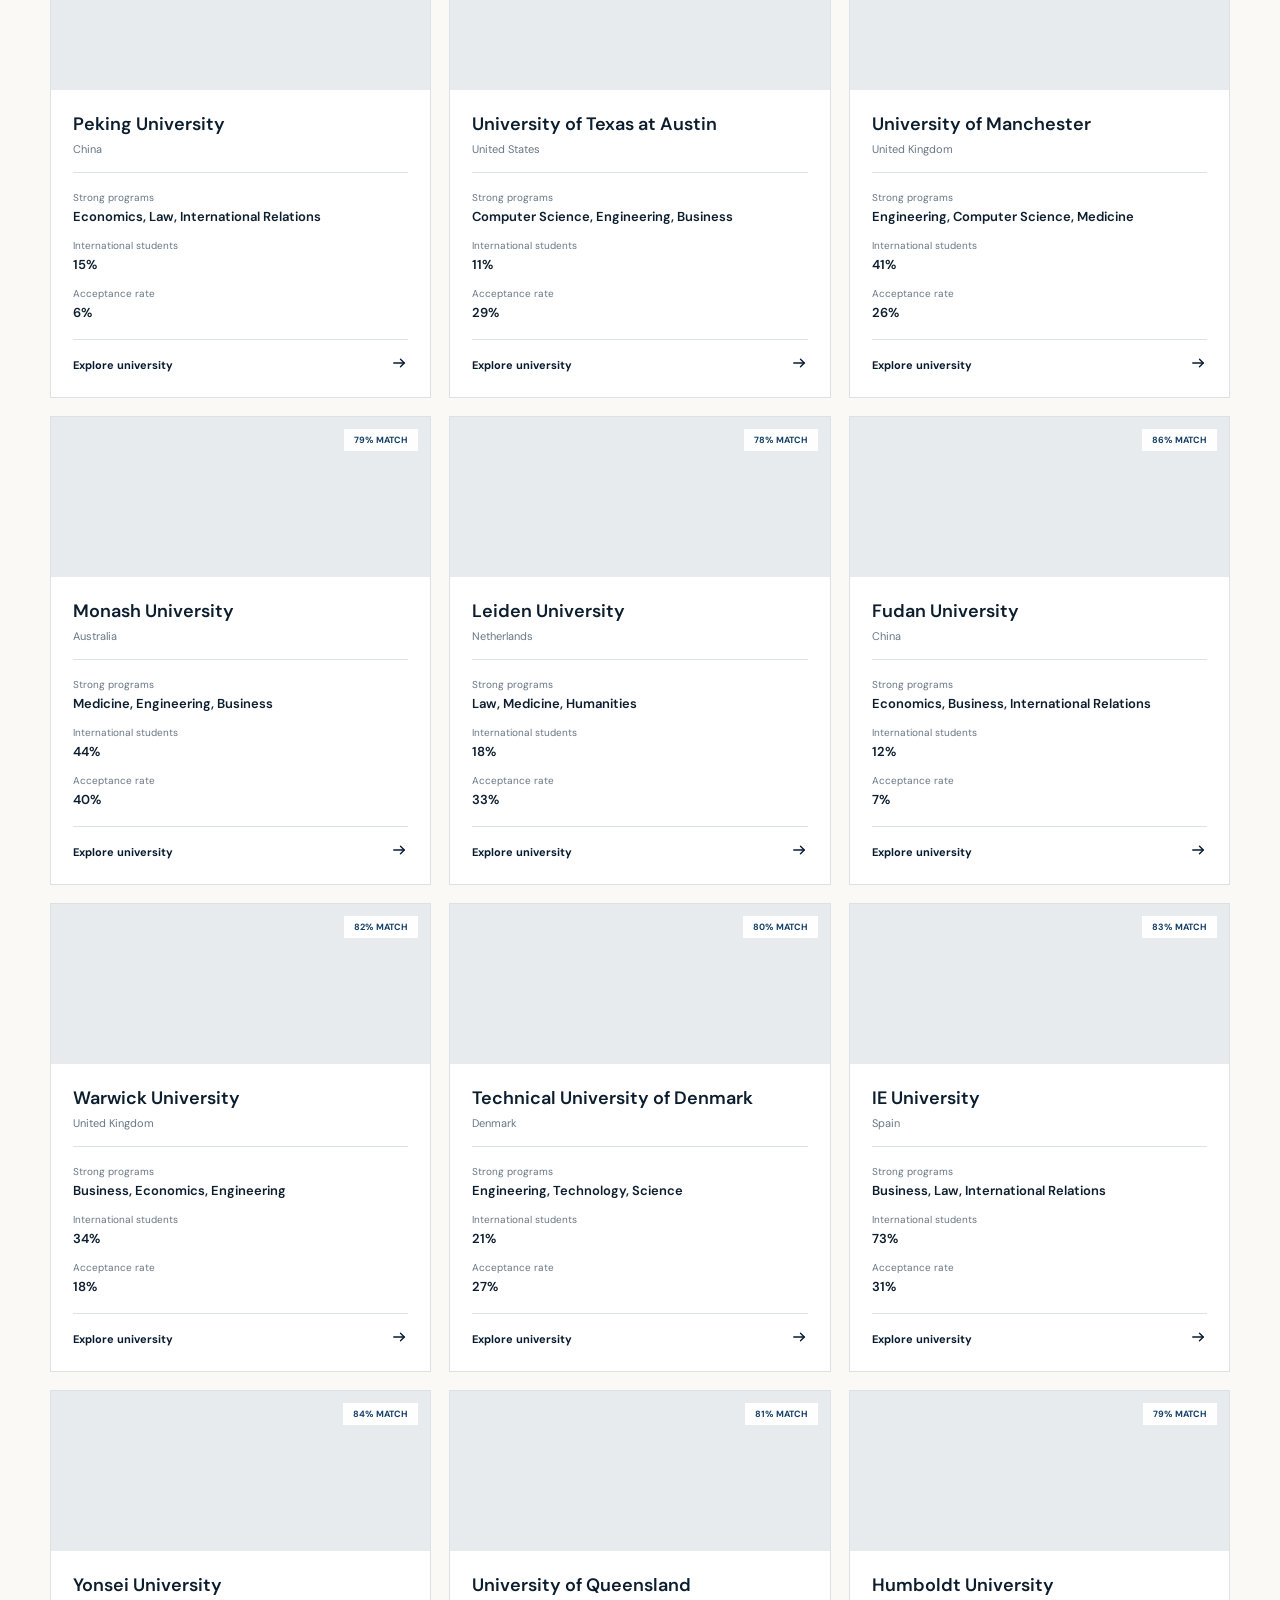
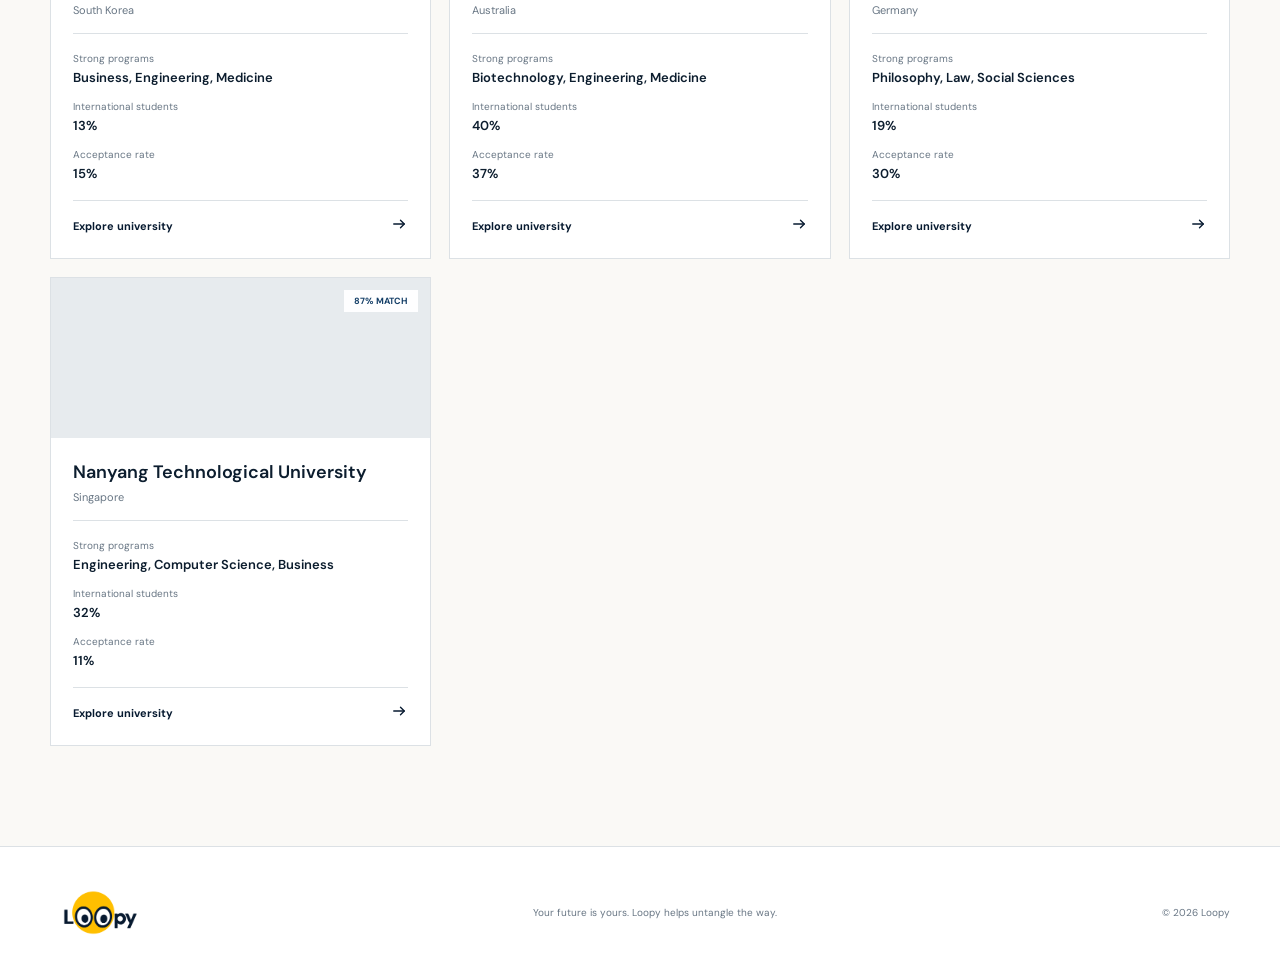
<file: dashboard/universities.html>
<!DOCTYPE html>
<html lang="en">
<head>
  <meta charset="UTF-8">
  <meta name="viewport" content="width=device-width, initial-scale=1.0">
  <title>Universities - Loopy</title>
  <link rel="stylesheet" href="../assets/css/styles.css">
</head>
<body>
  <main class="dashboard">
    <nav class="dash-nav shell">
      <a href="../landing/index.html" class="brand">
        <img src="../assets/images/loopy.png" alt="Loopy" class="brand-logo">
      </a>
      <div class="dash-links" id="dash-links">
        <a href="index.html">Overview</a>
        <a href="counselors.html">Counselors</a>
        <a href="opportunities.html">Opportunities</a>
        <a href="universities.html">Universities</a>
        <button id="saved-btn">Saved <span class="nav-count">0</span></button>
      </div>
      <div class="nav-profile">
        <button class="icon-button mobile-menu" id="mobile-menu" aria-label="Menu"><span id="menu-icon"></span></button>
        <button class="profile-button">
          <span>ST</span>
          <small>Student<br><b>View account</b></small>
        </button>
      </div>
    </nav>

    <section class="dash-hero shell">
      <div class="welcome">
        <p class="eyebrow">Best fit universities</p>
        <h1>Where you belong.</h1>
        <p>These universities match your goals, academic profile and preferred study locations.</p>
      </div>
    </section>

    <section class="university-filters shell" style="padding-top: 50px;">
      <div class="filter-row">
        <div class="search-box">
          <input type="text" placeholder="Search by name..." id="uni-search">
          <button class="icon-button" onclick="applyFilters()"><span id="search-icon"></span></button>
        </div>
        <select id="filter-location" onchange="applyFilters()">
          <option value="">All locations</option>
          <option value="United Kingdom">United Kingdom</option>
          <option value="United States">United States</option>
          <option value="Switzerland">Switzerland</option>
          <option value="France">France</option>
          <option value="Germany">Germany</option>
          <option value="Canada">Canada</option>
          <option value="Australia">Australia</option>
          <option value="Singapore">Singapore</option>
          <option value="Netherlands">Netherlands</option>
          <option value="Hong Kong">Hong Kong</option>
          <option value="China">China</option>
          <option value="Belgium">Belgium</option>
          <option value="Denmark">Denmark</option>
          <option value="Italy">Italy</option>
        </select>
        <select id="filter-subject" onchange="applyFilters()">
          <option value="">All subjects</option>
          <option value="Medicine">Medicine</option>
          <option value="Engineering">Engineering</option>
          <option value="Computer Science">Computer Science</option>
          <option value="Business">Business</option>
          <option value="Law">Law</option>
          <option value="Arts">Arts & Design</option>
          <option value="Science">Science & Research</option>
        </select>
        <select id="filter-acceptance" onchange="applyFilters()">
          <option value="">Acceptance rate</option>
          <option value="low">Under 10%</option>
          <option value="medium">10-20%</option>
          <option value="high">Over 20%</option>
        </select>
        <button class="secondary-button small" onclick="resetFilters()">Reset filters</button>
      </div>
    </section>

    <section class="matches shell" style="padding-top: 30px;">
      <div class="university-grid">
        <article class="university-card">
          <div class="university-header">
            <span class="uni-monogram">K</span>
            <div>
              <span class="match-badge">96% match</span>
              <h3>King's College London</h3>
              <p>United Kingdom</p>
            </div>
          </div>
          <div class="university-info">
            <div class="info-row">
              <span>Strong programs</span>
              <strong>Medicine, Law, Engineering</strong>
            </div>
            <div class="info-row">
              <span>International students</span>
              <strong>42%</strong>
            </div>
            <div class="info-row">
              <span>Acceptance rate</span>
              <strong>13%</strong>
            </div>
          </div>
          <button class="university-action">Explore university <span id="arrow-icon-1"></span></button>
        </article>

        <article class="university-card">
          <div class="university-header">
            <span class="uni-monogram">U</span>
            <div>
              <span class="match-badge">94% match</span>
              <h3>UCLA</h3>
              <p>United States</p>
            </div>
          </div>
          <div class="university-info">
            <div class="info-row">
              <span>Strong programs</span>
              <strong>Computer Science, Business, Arts</strong>
            </div>
            <div class="info-row">
              <span>International students</span>
              <strong>16%</strong>
            </div>
            <div class="info-row">
              <span>Acceptance rate</span>
              <strong>11%</strong>
            </div>
          </div>
          <button class="university-action">Explore university <span id="arrow-icon-2"></span></button>
        </article>

        <article class="university-card">
          <div class="university-header">
            <span class="uni-monogram">E</span>
            <div>
              <span class="match-badge">91% match</span>
              <h3>ETH Zürich</h3>
              <p>Switzerland</p>
            </div>
          </div>
          <div class="university-info">
            <div class="info-row">
              <span>Strong programs</span>
              <strong>Engineering, Science, Technology</strong>
            </div>
            <div class="info-row">
              <span>International students</span>
              <strong>39%</strong>
            </div>
            <div class="info-row">
              <span>Acceptance rate</span>
              <strong>8%</strong>
            </div>
          </div>
          <button class="university-action">Explore university <span id="arrow-icon-3"></span></button>
        </article>

        <article class="university-card">
          <div class="university-header">
            <span class="uni-monogram">S</span>
            <div>
              <span class="match-badge">89% match</span>
              <h3>Sorbonne University</h3>
              <p>France</p>
            </div>
          </div>
          <div class="university-info">
            <div class="info-row">
              <span>Strong programs</span>
              <strong>Humanities, Medicine, Science</strong>
            </div>
            <div class="info-row">
              <span>International students</span>
              <strong>20%</strong>
            </div>
            <div class="info-row">
              <span>Acceptance rate</span>
              <strong>15%</strong>
            </div>
          </div>
          <button class="university-action">Explore university <span id="arrow-icon-4"></span></button>
        </article>

        <article class="university-card">
          <div class="university-header">
            <span class="uni-monogram">N</span>
            <div>
              <span class="match-badge">87% match</span>
              <h3>New York University</h3>
              <p>United States</p>
            </div>
          </div>
          <div class="university-info">
            <div class="info-row">
              <span>Strong programs</span>
              <strong>Business, Arts, Social Sciences</strong>
            </div>
            <div class="info-row">
              <span>International students</span>
              <strong>27%</strong>
            </div>
            <div class="info-row">
              <span>Acceptance rate</span>
              <strong>12%</strong>
            </div>
          </div>
          <button class="university-action">Explore university <span id="arrow-icon-5"></span></button>
        </article>

        <article class="university-card">
          <div class="university-header">
            <span class="uni-monogram">U</span>
            <div>
              <span class="match-badge">86% match</span>
              <h3>University College London</h3>
              <p>United Kingdom</p>
            </div>
          </div>
          <div class="university-info">
            <div class="info-row">
              <span>Strong programs</span>
              <strong>Architecture, Medicine, Law</strong>
            </div>
            <div class="info-row">
              <span>International students</span>
              <strong>48%</strong>
            </div>
            <div class="info-row">
              <span>Acceptance rate</span>
              <strong>10%</strong>
            </div>
          </div>
          <button class="university-action">Explore university <span id="arrow-icon-6"></span></button>
        </article>
      </div>
    </section>

    <footer>
      <div class="shell">
        <a href="../landing/index.html" class="brand brand-light">
          <img src="../assets/images/loopy.png" alt="Loopy" class="brand-logo">
        </a>
        <p>Your future is yours. Loopy helps untangle the way.</p>
        <span>© 2026 Loopy</span>
      </div>
    </footer>
  </main>

  <button class="help-button" id="help-button" aria-label="Help">
    <img src="../assets/images/loopy.png" alt="Help">
  </button>
  <div class="help-menu" id="help-menu">
    <a href="pricing.html"><span id="help-pricing-icon"></span>View pricing plans</a>
    <button onclick="showContactModal()"><span id="help-contact-icon"></span>Contact support</button>
    <button onclick="showTourModal()"><span id="help-tour-icon"></span>Take a tour</button>
  </div>

  <script src="../assets/js/icons.js"></script>
  <script src="../assets/js/auth.js"></script>
  <script src="../assets/js/dashboard.js"></script>
  <script src="../assets/js/universities.js"></script>
</body>
</html>
</file>
<file: assets/css/styles.css>
@import url('https://fonts.googleapis.com/css2?family=DM+Sans:wght@400;500;600;700&family=Playfair+Display:ital,wght@1,500;1,600&display=swap');

:root {
  --navy: #071a30;
  --navy-2: #0d2948;
  --blue: #153f68;
  --silver: #c8d0d8;
  --silver-light: #e7ebee;
  --mist: #f1f3f4;
  --paper: #faf9f6;
  --white: #ffffff;
  --ink: #0c1d2e;
  --muted: #687684;
  --line: #dce1e5;
  --serif: "Playfair Display", Georgia, serif;
}

* { box-sizing: border-box; }
html { scroll-behavior: smooth; }
body { margin: 0; background: var(--paper); color: var(--ink); font-family: "DM Sans", sans-serif; -webkit-font-smoothing: antialiased; }
button, input, select { font: inherit; }
button { color: inherit; }
button:focus-visible, input:focus-visible, select:focus-visible { outline: 2px solid #47769d; outline-offset: 3px; }
.shell { width: min(1180px, calc(100% - 48px)); margin-inline: auto; }
.eyebrow { margin: 0 0 15px; color: var(--blue); font-size: 11px; font-weight: 700; letter-spacing: .15em; text-transform: uppercase; }
.eyebrow.light { color: var(--silver); }
h1, h2, h3, p { margin-top: 0; }
h1, h2 { letter-spacing: -.045em; }
h2 { font-size: clamp(32px, 4vw, 51px); line-height: 1.06; }
h1 em, h2 em { font-family: var(--serif); font-weight: 500; }
.brand { display: flex; align-items: center; gap: 10px; border: 0; background: none; padding: 0; font-weight: 700; cursor: pointer; letter-spacing: -.02em; text-decoration: none; color: inherit; }
.brand-logo { height: 45px; width: auto; display: block; }
.loopy-wordmark { display: flex; align-items: center; gap: 1px; font-size: 22px; letter-spacing: -.05em; }
.loopy-wordmark b { font-weight: 700; }
.loopy-wordmark i { display: flex; align-items: center; gap: 2px; margin: 0 1px; font-style: normal; }
.loopy-wordmark i > span { position: relative; display: block; width: 19px; height: 23px; border: 2px solid var(--navy); border-radius: 50%; background: white; transform: rotate(-6deg); }
.loopy-wordmark i > span:last-child { transform: rotate(7deg); }
.loopy-wordmark i > span:after { position: absolute; width: 7px; height: 9px; right: 3px; bottom: 3px; border-radius: 50%; background: var(--navy); content: ""; }
.brand-light .loopy-wordmark i > span { border-color: white; }
.brand-light .loopy-wordmark i > span:after { background: white; }
.brand-light { color: var(--white); }
.brand-mark { display: grid; place-items: center; width: 39px; height: 39px; border: 1px solid var(--silver); border-radius: 50%; }
.primary-button, .secondary-button, .silver-button { display: inline-flex; align-items: center; justify-content: center; gap: 20px; min-height: 52px; border-radius: 2px; padding: 0 24px; font-weight: 600; border: 1px solid transparent; cursor: pointer; transition: .25s ease; text-decoration: none; }
.primary-button { background: var(--navy); color: var(--white); }
.primary-button:hover { background: var(--blue); transform: translateY(-2px); }
.primary-button.small { min-height: 43px; padding: 0 18px; gap: 12px; font-size: 13px; }
.primary-button.full { width: 100%; margin-top: 8px; }
.secondary-button { background: transparent; border-color: var(--silver); }
.secondary-button:hover { background: var(--silver-light); }
.silver-button { background: var(--silver-light); color: var(--navy); }
.silver-button:hover { background: var(--white); transform: translateY(-2px); }

.landing { overflow: hidden; }
.landing-nav { height: 86px; display: flex; align-items: center; justify-content: space-between; border-bottom: 1px solid var(--line); }
.landing-links { display: flex; align-items: center; gap: 29px; }
.landing-links > a:not(.primary-button), .landing-links > button:not(.primary-button) { padding: 8px 0; border: 0; background: none; font-size: 13px; cursor: pointer; text-decoration: none; color: inherit; }
.landing-links .text-button { padding-left: 28px !important; border-left: 1px solid var(--line) !important; }
.hero { min-height: 670px; display: grid; grid-template-columns: .94fr 1.06fr; align-items: center; gap: 75px; padding-block: 58px 80px; }
.hero-copy { padding-left: max(0px, calc((100vw - 1180px) / 35)); }
.hero-copy h1 { max-width: 590px; margin-bottom: 28px; font-size: clamp(49px, 5.9vw, 82px); font-weight: 500; line-height: .99; }
.hero-lede { max-width: 560px; color: var(--muted); font-size: 17px; line-height: 1.75; }
.hero-actions { display: flex; gap: 12px; margin-top: 34px; }
.trust-row { display: flex; align-items: center; gap: 16px; margin-top: 45px; }
.avatars { display: flex; }
.avatars span { display: grid; place-items: center; width: 35px; height: 35px; margin-right: -8px; border: 2px solid var(--paper); border-radius: 50%; background: var(--silver); color: var(--navy); font-size: 10px; font-weight: 700; }
.trust-row p { margin: 0; color: var(--muted); font-size: 11px; line-height: 1.4; }
.trust-row strong { color: var(--ink); font-size: 13px; }
.hero-visual { position: relative; height: 538px; }
.hero-visual > img { width: 100%; height: 100%; object-fit: cover; border-radius: 48% 48% 3px 3px; filter: saturate(.72); }
.hero-visual:after { position: absolute; inset: 14px -17px -17px 17px; border: 1px solid var(--silver); border-radius: 48% 48% 3px 3px; content: ""; z-index: -1; }
.hero-float { position: absolute; display: flex; align-items: center; background: rgba(255,255,255,.94); box-shadow: 0 14px 40px rgba(7,26,48,.12); backdrop-filter: blur(10px); }
.hero-float.top { top: 47px; left: -46px; gap: 13px; padding: 14px 18px; }
.hero-float.top span:last-child { display: grid; gap: 3px; color: var(--muted); font-size: 10px; }
.hero-float.top strong { color: var(--navy); font-size: 12px; }
.float-icon { display: grid; place-items: center; width: 34px; height: 34px; border-radius: 50%; background: var(--navy); color: white; }
.hero-float.bottom { right: -27px; bottom: 38px; gap: 14px; padding: 18px 22px; background: var(--navy); color: white; }
.hero-float.bottom strong { font-family: var(--serif); font-size: 30px; }
.hero-float.bottom span { color: var(--silver); font-size: 10px; line-height: 1.5; }
.why { display: grid; grid-template-columns: .75fr 1.25fr; gap: 90px; padding-block: 105px; border-top: 1px solid var(--line); }
.why h2 { font-size: clamp(37px, 4vw, 53px); font-weight: 500; }
.why-grid { display: grid; grid-template-columns: repeat(3, 1fr); gap: 36px; }
.why-grid article { border-top: 1px solid var(--silver); padding-top: 22px; }
.why-grid article > span { color: #98a4ae; font-family: var(--serif); font-style: italic; }
.why-grid h3 { margin: 37px 0 12px; font-size: 17px; }
.why-grid p { color: var(--muted); font-size: 13px; line-height: 1.7; }
.partners { padding: 37px 24px 42px; text-align: center; border-block: 1px solid var(--line); background: #f4f5f5; }
.partners p { margin-bottom: 29px; color: var(--muted); font-size: 10px; font-weight: 700; letter-spacing: .15em; text-transform: uppercase; }
.partner-row { display: flex; justify-content: center; align-items: center; gap: clamp(30px, 6vw, 88px); color: #68727c; font-family: Georgia, serif; font-size: 18px; font-weight: 700; flex-wrap: wrap; }
.testimonials { padding-block: 100px; }
.testimonial-grid { display: grid; grid-template-columns: repeat(3, 1fr); gap: 20px; }
.testimonial-card { display: flex; flex-direction: column; padding: 28px; background: white; border: 1px solid var(--line); }
.testimonial-rating { display: flex; gap: 4px; margin-bottom: 18px; color: #f5a623; }
.testimonial-text { margin: 0 0 24px; color: var(--ink); font-size: 14px; line-height: 1.7; flex: 1; }
.testimonial-author { display: flex; align-items: center; gap: 12px; padding-top: 20px; border-top: 1px solid var(--line); }
.author-avatar { display: grid; place-items: center; width: 42px; height: 42px; border-radius: 50%; background: var(--navy); color: white; font-size: 12px; font-weight: 700; flex-shrink: 0; }
.testimonial-author strong { display: block; font-size: 13px; margin-bottom: 4px; }
.testimonial-author small { color: var(--muted); font-size: 11px; }
.landing-cta { margin-block: 95px; padding: 56px 64px; display: flex; justify-content: space-between; align-items: center; background: var(--navy); color: white; }
.landing-cta h2 { margin-bottom: 0; font-size: 42px; }

.auth-overlay { position: fixed; inset: 0; z-index: 50; display: grid; place-items: center; padding: 28px; }
.auth-backdrop { position: absolute; inset: 0; width: 100%; border: 0; background: rgba(4,15,28,.72); backdrop-filter: blur(7px); }
.auth-panel { position: relative; width: min(1050px, 100%); max-height: calc(100vh - 56px); display: grid; grid-template-columns: .83fr 1.17fr; overflow: auto; background: var(--paper); box-shadow: 0 30px 100px rgba(0,0,0,.35); }
.auth-side { min-height: 700px; display: flex; flex-direction: column; justify-content: space-between; padding: 42px; background: var(--navy); color: white; }
.auth-side h2 { max-width: 380px; font-size: 47px; font-weight: 500; }
.auth-side > div > p:not(.eyebrow) { max-width: 330px; color: #aebbc7; line-height: 1.7; }
.auth-quote { padding-top: 25px; border-top: 1px solid rgba(255,255,255,.16); color: var(--silver); font-family: var(--serif); font-size: 16px; font-style: italic; line-height: 1.5; }
.auth-form-wrap { position: relative; display: flex; flex-direction: column; justify-content: center; padding: 62px 75px; }
.close-button { position: absolute; top: 24px; right: 24px; }
.icon-button { display: grid; place-items: center; width: 42px; height: 42px; padding: 0; border: 1px solid var(--line); border-radius: 50%; background: transparent; cursor: pointer; }
.auth-form-wrap form { width: 100%; max-width: 480px; margin: auto; }
.auth-form-wrap h2 { margin-bottom: 12px; font-size: 42px; font-weight: 500; }
.form-intro { margin-bottom: 30px; color: var(--muted); font-size: 13px; line-height: 1.65; }
form > label, .field-row label, .skill-question > label { display: grid; gap: 8px; margin-bottom: 18px; color: var(--ink); font-size: 11px; font-weight: 700; }
input, select { width: 100%; height: 48px; padding: 0 14px; border: 1px solid var(--line); border-radius: 2px; background: white; color: var(--ink); font-size: 13px; }
input::placeholder { color: #a7afb7; }
.field-row { display: grid; grid-template-columns: 1fr 1fr; gap: 13px; }
.form-meta { display: flex; justify-content: space-between; align-items: center; margin: -2px 0 20px; }
.form-meta button, .switch button { border: 0; background: none; color: var(--blue); font-size: 11px; font-weight: 700; cursor: pointer; }
.checkbox { display: flex !important; grid-template-columns: none !important; align-items: center; gap: 8px !important; margin: 0 !important; color: var(--muted) !important; font-size: 11px !important; font-weight: 500 !important; }
.checkbox input { width: 15px; height: 15px; accent-color: var(--navy); }
.switch { margin: 20px 0 0; text-align: center; color: var(--muted); font-size: 11px; }
.progress { position: absolute; top: 31px; left: 75px; right: 75px; display: flex; gap: 6px; align-items: center; }
.progress span { width: 40px; height: 2px; background: var(--line); }
.progress span.active { background: var(--navy); }
.progress small { margin-left: auto; color: var(--muted); font-size: 10px; }
.choice-grid { display: grid; grid-template-columns: 1fr 1fr; gap: 9px; margin: -5px 0 22px; }
.choice-grid button { display: flex; align-items: center; gap: 9px; min-height: 45px; padding: 8px 11px; border: 1px solid var(--line); background: white; text-align: left; font-size: 11px; cursor: pointer; }
.choice-grid button > span { display: grid; place-items: center; width: 19px; height: 19px; border: 1px solid var(--silver); border-radius: 50%; }
.choice-grid button.selected { border-color: var(--navy); background: #eff3f6; }
.choice-grid button.selected > span { background: var(--navy); color: white; }
.form-actions { display: flex; justify-content: flex-end; gap: 10px; margin-top: 28px; }
.skill-question { margin-bottom: 20px; }
.scale { display: grid; grid-template-columns: repeat(4, 1fr); }
.scale button { min-height: 42px; margin-left: -1px; border: 1px solid var(--line); background: white; font-size: 10px; cursor: pointer; }
.scale button:focus, .scale button.selected { background: var(--navy); color: white; }
.mini-checks { display: flex; flex-wrap: wrap; gap: 13px 22px; }
.analysis-note { display: flex; gap: 13px; padding: 14px; background: var(--silver-light); color: var(--blue); }
.analysis-note span { display: grid; gap: 3px; font-size: 10px; line-height: 1.5; }
.analysis-note strong { color: var(--navy); font-size: 11px; }

.dashboard { background: var(--paper); }
.dash-nav { height: 84px; display: flex; align-items: center; justify-content: space-between; border-bottom: 1px solid var(--line); }
.dash-links { display: flex; gap: 34px; }
.dash-links a, .dash-links button { border: 0; background: none; color: var(--muted); font-size: 12px; cursor: pointer; text-decoration: none; }
.dash-links a:first-child, .dash-links button:first-child, .dash-links a:hover, .dash-links button:hover { color: var(--navy); }
.profile-button { display: flex; align-items: center; gap: 10px; padding: 0; border: 0; background: none; text-align: left; cursor: pointer; }
.profile-button > span { display: grid; place-items: center; width: 40px; height: 40px; border-radius: 50%; background: var(--navy); color: white; font-size: 11px; font-weight: 700; }
.profile-button small { color: var(--ink); font-size: 10px; line-height: 1.5; }
.profile-button b { color: var(--muted); font-weight: 400; }
.mobile-menu { display: none; }
.nav-profile { display: flex; gap: 10px; }
.dash-hero { display: flex; justify-content: space-between; align-items: flex-end; padding-block: 60px 35px; }
.welcome h1 { margin-bottom: 9px; font-size: clamp(40px, 5vw, 62px); font-weight: 500; }
.welcome > p:last-child { margin-bottom: 0; color: var(--muted); font-size: 14px; }
.profile-score { min-width: 260px; display: flex; align-items: center; gap: 13px; padding: 15px 17px; border: 1px solid var(--line); background: white; cursor: pointer; }
.score-ring { width: 50px; height: 50px; display: grid; place-content: center; grid-template-columns: auto auto; border: 4px solid var(--silver); border-top-color: var(--navy); border-radius: 50%; }
.score-ring strong { font-size: 14px; }.score-ring span { font-size: 8px; margin-top: 3px; }
.profile-score > span { display: grid; gap: 3px; margin-right: auto; font-size: 11px; }
.profile-score small { color: var(--muted); }
.feature-slider { position: relative; height: 510px; overflow: hidden; background: var(--navy); }
.slide { position: absolute; inset: 0; opacity: 0; visibility: hidden; transition: opacity .7s; }
.slide.active { opacity: 1; visibility: visible; }
.slide > img { width: 100%; height: 100%; object-fit: cover; }
.slide-overlay { position: absolute; inset: 0; background: linear-gradient(90deg, rgba(4,18,33,.94) 0%, rgba(4,18,33,.72) 42%, rgba(4,18,33,.05) 78%); }
.slide-copy { position: absolute; inset: 0; width: 58%; display: flex; flex-direction: column; justify-content: center; align-items: flex-start; padding: 64px 74px; color: white; }
.slide-copy h2 { margin-bottom: 18px; font-size: clamp(42px, 5vw, 65px); font-weight: 500; }
.slide-copy > p:not(.eyebrow) { max-width: 510px; color: #c4cdd5; font-size: 14px; line-height: 1.7; }
.slide-copy .silver-button { margin-top: 11px; }
.slide-controls { position: absolute; z-index: 3; left: 74px; bottom: 25px; display: flex; gap: 7px; }
.slide-controls button { width: 27px; height: 3px; padding: 0; border: 0; background: rgba(255,255,255,.32); cursor: pointer; }
.slide-controls button.active { background: white; }
.matches, .path-section { padding-block: 100px; }
.section-heading { display: flex; justify-content: space-between; align-items: flex-end; gap: 40px; margin-bottom: 38px; }
.section-heading h2 { margin: 0; font-size: clamp(32px, 4vw, 46px); font-weight: 500; }
.link-button { display: inline-flex; align-items: center; gap: 11px; padding: 8px 0; border: 0; border-bottom: 1px solid var(--navy); background: none; font-size: 11px; font-weight: 700; cursor: pointer; }
.match-layout { display: grid; grid-template-columns: 3fr 1fr; gap: 19px; }
.counselor-grid { display: grid; grid-template-columns: repeat(3, 1fr); gap: 16px; }
.counselor-card { min-width: 0; background: white; cursor: pointer; }
.portrait { position: relative; height: 255px; overflow: hidden; }
.portrait > img { width: 100%; height: 100%; object-fit: cover; filter: saturate(.74); transition: transform .4s, filter .4s; }
.portrait > span { position: absolute; top: 13px; left: 13px; padding: 5px 8px; background: rgba(255,255,255,.92); font-size: 9px; font-weight: 700; }
.counselor-details { position: absolute; inset: auto 0 0; padding: 18px; background: rgba(7,26,48,.93); color: white; transform: translateY(100%); transition: transform .3s; }
.counselor-details p { display: flex; align-items: center; gap: 7px; margin: 5px 0; color: var(--silver); font-size: 10px; }
.counselor-card:hover .counselor-details { transform: translateY(0); }
.counselor-card:hover .portrait img { transform: scale(1.04); filter: saturate(1); }
.counselor-info { position: relative; padding: 20px; }
.counselor-info h3 { margin-bottom: 5px; font-size: 15px; }
.counselor-info p { margin: 0; color: var(--muted); font-size: 10px; }
.counselor-info button { position: absolute; right: 17px; top: 19px; display: grid; place-items: center; width: 33px; height: 33px; border: 1px solid var(--line); border-radius: 50%; background: white; cursor: pointer; }
.university-ad { display: flex; flex-direction: column; justify-content: space-between; padding: 26px; background: var(--navy-2); color: white; }
.uni-monogram { display: grid; place-items: center; width: 48px; height: 48px; margin-bottom: 25px; border: 1px solid var(--silver); border-radius: 50%; font-family: Georgia, serif; font-size: 24px; }
.university-ad h3 { font-family: Georgia, serif; font-size: 24px; font-weight: 400; line-height: 1.15; }
.university-ad > div p { color: #aebbc6; font-size: 11px; line-height: 1.6; }
.university-ad button { display: flex; justify-content: space-between; align-items: center; padding: 14px 0 0; border: 0; border-top: 1px solid rgba(255,255,255,.2); background: none; color: white; font-size: 10px; cursor: pointer; }
.path-section { border-top: 1px solid var(--line); }
.section-note { max-width: 320px; margin: 0; color: var(--muted); font-size: 12px; line-height: 1.6; }
.path-track { position: relative; display: grid; grid-template-columns: repeat(4, 1fr); padding-top: 25px; }
.track-line { position: absolute; top: 60px; left: 12%; right: 12%; height: 1px; border-top: 1px dashed #a9b3bc; }
.path-track button, .path-track a { position: relative; z-index: 1; display: flex; flex-direction: column; align-items: center; border: 0; background: transparent; cursor: pointer; text-decoration: none; color: inherit; }
.path-icon { display: grid; place-items: center; width: 70px; height: 70px; margin-bottom: 18px; border: 1px solid var(--silver); border-radius: 50%; background: var(--paper); transition: .25s; }
.path-number { position: absolute; top: -23px; color: #9aa6b0; font-family: var(--serif); font-size: 11px; font-style: italic; }
.path-track button strong, .path-track a strong { font-size: 13px; }
.path-track button small, .path-track a small { margin-top: 5px; color: var(--muted); font-size: 10px; }
.path-track button:hover .path-icon, .path-track button.active .path-icon, .path-track a:hover .path-icon, .path-track a.active .path-icon { background: var(--navy); color: white; transform: translateY(-4px); }
.opportunity-section { padding-block: 90px 105px; background: var(--mist); }
.opportunity-grid { display: grid; grid-template-columns: repeat(3, 1fr); gap: 17px; }
.opportunity-grid article { display: flex; flex-direction: column; min-height: 290px; padding: 24px; background: white; border: 1px solid transparent; transition: .25s; }
.opportunity-grid article:hover { border-color: var(--silver); transform: translateY(-4px); box-shadow: 0 14px 35px rgba(7,26,48,.07); }
.opportunity-top { display: flex; align-items: flex-start; justify-content: space-between; }
.opportunity-top > span { color: #9aa5ae; font-family: var(--serif); font-size: 22px; font-style: italic; }
.opportunity-top small { padding: 5px 8px; background: var(--silver-light); color: var(--blue); font-size: 9px; font-weight: 700; text-transform: uppercase; }
.opportunity-grid article > div:nth-child(2) { margin: auto 0; }
.opportunity-grid article p { margin-bottom: 8px; color: var(--muted); font-size: 10px; font-weight: 600; text-transform: uppercase; letter-spacing: .1em; }
.opportunity-grid article h3 { font-size: 22px; font-weight: 500; }
.meta { display: flex; align-items: center; gap: 7px; color: var(--muted); font-size: 10px; }
.opportunity-grid article > button { display: flex; justify-content: space-between; padding: 15px 0 0; border: 0; border-top: 1px solid var(--line); background: none; font-size: 11px; font-weight: 700; cursor: pointer; }
.offer { position: relative; margin-block: 100px; display: flex; align-items: center; justify-content: space-between; gap: 55px; padding: 57px 65px; background: var(--navy); color: white; overflow: hidden; }
.offer:after { position: absolute; width: 300px; height: 300px; right: 20%; border: 1px solid rgba(255,255,255,.1); border-radius: 50%; content: ""; }
.offer > div { position: relative; z-index: 1; max-width: 650px; }
.offer h2 { margin-bottom: 11px; font-size: 39px; }
.offer > div > p:last-child { margin: 0; color: #aebbc6; font-size: 12px; line-height: 1.6; }
.offer .silver-button { position: relative; z-index: 1; flex: none; }
.offer-label { position: absolute; top: 0; right: 0; padding: 8px 15px; background: var(--silver); color: var(--navy); font-size: 9px; font-weight: 700; text-transform: uppercase; letter-spacing: .1em; }
footer { padding-block: 43px; background: white; border-top: 1px solid var(--line); }
footer .shell { display: flex; align-items: center; justify-content: space-between; }
footer p, footer span { margin: 0; color: var(--muted); font-size: 10px; }
.toast { position: fixed; z-index: 100; top: 24px; left: 50%; transform: translateX(-50%); display: flex; align-items: center; gap: 9px; padding: 13px 18px; background: var(--navy); color: white; box-shadow: 0 10px 35px rgba(0,0,0,.2); font-size: 11px; animation: toast-in .25s ease-out; }
@keyframes toast-in { from { opacity: 0; transform: translate(-50%, -10px); } }

.loopy { display: block; width: 80px; height: 80px; flex: none; filter: drop-shadow(0 5px 5px rgba(7,26,48,.1)); object-fit: contain; }
.loopy.small { width: 50px; height: 50px; }

.modal-layer { position: fixed; inset: 0; z-index: 80; display: grid; place-items: center; padding: 28px; }
.modal-backdrop { position: absolute; inset: 0; width: 100%; border: 0; background: rgba(4,15,28,.76); backdrop-filter: blur(8px); cursor: pointer; }
.info-modal { position: relative; width: min(620px, 100%); max-height: calc(100vh - 56px); overflow: auto; padding: 54px; background: var(--paper); box-shadow: 0 28px 100px rgba(0,0,0,.35); }
.info-modal.wide { width: min(1180px, 100%); }
.modal-close { position: absolute; top: 20px; right: 20px; z-index: 2; }
.info-modal > h2 { margin-bottom: 18px; font-size: 43px; font-weight: 500; }
.modal-lede { color: var(--muted); font-size: 14px; line-height: 1.75; }
.detail-meta { display: flex; align-items: center; gap: 10px; margin: 28px 0; padding: 17px 0; border-block: 1px solid var(--line); color: var(--muted); font-size: 12px; }
.modal-actions { display: flex; justify-content: flex-end; gap: 10px; margin-top: 30px; }
.modal-actions a { text-decoration: none; }
.message-head { display: flex; gap: 18px; align-items: center; padding-bottom: 24px; border-bottom: 1px solid var(--line); }
.message-head img { width: 72px; height: 72px; object-fit: cover; border-radius: 50%; }
.message-head h2 { margin: -8px 0 5px; font-size: 28px; font-weight: 500; }
.message-head span { display: flex; align-items: center; gap: 7px; color: var(--muted); font-size: 10px; }
.message-head i { width: 7px; height: 7px; border-radius: 50%; background: #4d9c6d; }
.messages { min-height: 260px; max-height: 360px; display: flex; flex-direction: column; gap: 12px; overflow: auto; padding: 25px 2px; }
.messages div { max-width: 78%; padding: 13px 15px; font-size: 12px; line-height: 1.6; }
.messages .theirs { align-self: flex-start; background: var(--silver-light); }
.messages .mine { align-self: flex-end; background: var(--navy); color: white; }
.message-form { display: grid; grid-template-columns: 1fr auto; gap: 8px; padding-top: 16px; border-top: 1px solid var(--line); }
.message-form .primary-button { min-height: 48px; }
.account-head { display: flex; align-items: center; gap: 20px; margin-bottom: 30px; }
.account-head > span { display: grid; place-items: center; width: 76px; height: 76px; border-radius: 50%; background: var(--navy); color: white; font-size: 22px; font-weight: 700; }
.account-head h2 { margin: -8px 0 4px; font-size: 35px; font-weight: 500; }
.account-head p:last-child { margin: 0; color: var(--muted); font-size: 11px; }
.account-label { display: grid; gap: 8px; margin-bottom: 18px; font-size: 11px; font-weight: 700; }
.avatar-choice { display: flex; align-items: center; justify-content: space-between; gap: 18px; padding: 15px; background: var(--silver-light); }
.avatar-choice > div { display: flex; align-items: center; gap: 13px; }
.avatar-choice span { display: grid; gap: 3px; font-size: 11px; }
.avatar-choice small { color: var(--muted); }
.avatar-choice button { padding: 9px 12px; border: 1px solid var(--silver); background: white; font-size: 10px; font-weight: 700; cursor: pointer; }
.avatar-choice button.active { background: var(--navy); color: white; }
.account-stats { display: grid; grid-template-columns: repeat(3, 1fr); gap: 1px; margin-top: 18px; background: var(--line); border: 1px solid var(--line); }
.account-stats span { display: grid; gap: 5px; padding: 18px; background: white; color: var(--muted); font-size: 9px; }
.account-stats strong { color: var(--navy); font-family: var(--serif); font-size: 24px; font-weight: 500; }
.saved-grid { display: grid; grid-template-columns: repeat(3, 1fr); gap: 12px; margin-top: 28px; }
.saved-grid article { display: flex; min-height: 210px; flex-direction: column; padding: 20px; border: 1px solid var(--line); background: white; }
.saved-grid article > span { color: var(--blue); font-size: 8px; font-weight: 700; letter-spacing: .1em; text-transform: uppercase; }
.saved-grid h3 { margin: 30px 0 8px; font-size: 18px; }
.saved-grid p { color: var(--muted); font-size: 10px; }
.saved-grid article > div { display: flex; align-items: center; justify-content: space-between; margin-top: auto; padding-top: 12px; border-top: 1px solid var(--line); }
.saved-grid button { border: 0; background: none; color: var(--muted); font-size: 9px; cursor: pointer; }
.saved-grid a { display: flex; align-items: center; gap: 7px; color: var(--navy); font-size: 9px; font-weight: 700; text-decoration: none; }
.empty-saved { display: flex; flex-direction: column; align-items: center; padding: 60px 20px; text-align: center; }
.empty-saved h3 { margin: 18px 0 7px; }
.empty-saved p { color: var(--muted); font-size: 11px; }

.news-section { padding-block: 80px 90px; border-top: 1px solid var(--line); }
.news-row { display: grid; grid-template-columns: repeat(3, 1fr); gap: 18px; }
.news-card { display: flex; flex-direction: column; padding: 24px; background: white; border: 1px solid var(--line); transition: .25s; }
.news-card:hover { border-color: var(--navy); transform: translateY(-2px); }
.news-date { color: var(--blue); font-size: 10px; font-weight: 700; letter-spacing: .1em; text-transform: uppercase; }
.news-card h3 { margin: 12px 0 8px; font-size: 17px; font-weight: 600; }
.news-card p { margin-bottom: 16px; color: var(--muted); font-size: 12px; line-height: 1.6; }
.news-link { display: inline-flex; align-items: center; gap: 8px; padding: 0; border: 0; background: none; color: var(--navy); font-size: 11px; font-weight: 700; cursor: pointer; margin-top: auto; }

.university-preview { display: grid; grid-template-columns: repeat(3, 1fr); gap: 18px; }
.university-grid { display: grid; grid-template-columns: repeat(3, 1fr); gap: 18px; }
.university-card { display: flex; flex-direction: column; background: white; border: 1px solid var(--line); overflow: hidden; transition: .25s; }
.university-card:hover { border-color: var(--silver); transform: translateY(-3px); box-shadow: 0 12px 30px rgba(7,26,48,.08); }
.university-banner { position: relative; height: 160px; background-size: cover; background-position: center; background-color: var(--silver-light); }
.university-banner .match-badge { position: absolute; top: 12px; right: 12px; padding: 5px 10px; background: rgba(255,255,255,.95); color: var(--blue); font-size: 9px; font-weight: 700; text-transform: uppercase; backdrop-filter: blur(4px); }
.university-content { display: flex; flex-direction: column; padding: 22px; flex: 1; }
.university-header { padding-bottom: 16px; border-bottom: 1px solid var(--line); }
.university-header h3 { margin: 0 0 6px; font-size: 18px; font-weight: 600; }
.university-header p { margin: 0; color: var(--muted); font-size: 11px; }
.university-info { display: grid; gap: 14px; padding: 18px 0; flex: 1; }
.info-row { display: grid; gap: 4px; }
.info-row span { color: var(--muted); font-size: 10px; }
.info-row strong { color: var(--ink); font-size: 13px; font-weight: 600; }
.university-action { display: flex; justify-content: space-between; align-items: center; padding: 14px 0 0; border: 0; border-top: 1px solid var(--line); background: none; color: var(--navy); font-size: 11px; font-weight: 700; cursor: pointer; transition: .2s; }
.university-action:hover { color: var(--blue); }

.university-search-bar { display: flex; gap: 8px; margin-bottom: 38px; }
.university-search-bar input { flex: 1; height: 52px; padding: 0 18px; border: 1px solid var(--line); border-radius: 2px; background: white; font-size: 14px; }
.university-search-bar .icon-button { width: 52px; height: 52px; }
.university-filters { border-bottom: 1px solid var(--line); padding-bottom: 40px; }
.filter-row { display: flex; gap: 12px; align-items: center; }
.search-box { display: flex; gap: 8px; flex: 1; max-width: 400px; }
.search-box input { flex: 1; height: 48px; padding: 0 14px; border: 1px solid var(--line); border-radius: 2px; background: white; font-size: 13px; }
.search-box .icon-button { width: 48px; height: 48px; }
.filter-row select { height: 48px; padding: 0 14px; border: 1px solid var(--line); border-radius: 2px; background: white; font-size: 13px; min-width: 160px; }
.secondary-button.small { min-height: 48px; padding: 0 18px; font-size: 13px; }

.pricing-section { padding-block: 80px 100px; }
.pricing-toggle { display: flex; justify-content: center; gap: 8px; margin-bottom: 48px; padding: 6px; background: var(--silver-light); border-radius: 3px; max-width: 480px; margin-inline: auto; }
.pricing-toggle button { flex: 1; padding: 12px 20px; border: 0; background: transparent; color: var(--muted); font-size: 13px; font-weight: 600; cursor: pointer; border-radius: 2px; transition: .2s; }
.pricing-toggle button.toggle-active { background: var(--navy); color: white; }
.pricing-tier { display: none; }
.pricing-tier.active { display: block; }
.tier-description { max-width: 680px; margin: 0 auto 48px; text-align: center; color: var(--muted); font-size: 15px; line-height: 1.7; }
.pricing-grid { display: grid; grid-template-columns: repeat(3, 1fr); gap: 20px; }
.price-card { position: relative; display: flex; flex-direction: column; padding: 32px 28px; background: white; border: 1px solid var(--line); border-radius: 3px; transition: .25s; }
.price-card.featured { border-color: var(--navy); border-width: 2px; }
.price-card:hover { transform: translateY(-4px); box-shadow: 0 14px 35px rgba(7,26,48,.1); }
.featured-badge { position: absolute; top: -12px; left: 50%; transform: translateX(-50%); padding: 5px 12px; background: var(--navy); color: white; font-size: 9px; font-weight: 700; text-transform: uppercase; letter-spacing: .1em; border-radius: 2px; }
.price-header { padding-bottom: 24px; border-bottom: 1px solid var(--line); text-align: center; }
.price-header h3 { margin: 0 0 16px; font-size: 20px; font-weight: 600; }
.price-amount { display: flex; align-items: baseline; justify-content: center; gap: 6px; }
.price-amount strong { font-size: 48px; font-weight: 600; color: var(--navy); }
.price-amount span { color: var(--muted); font-size: 16px; }
.price-features { list-style: none; padding: 28px 0; margin: 0; display: grid; gap: 14px; flex: 1; }
.price-features li { display: flex; align-items: flex-start; gap: 10px; color: var(--ink); font-size: 13px; line-height: 1.5; }
.price-features li svg { flex-shrink: 0; color: var(--navy); margin-top: 2px; }
.feedback-link { display: block; margin-top: 12px; text-align: center; color: var(--muted); font-size: 11px; text-decoration: none; transition: .2s; }
.feedback-link:hover { color: var(--navy); }
.pricing-faq { padding-block: 90px 100px; background: var(--mist); }
.faq-grid { display: grid; grid-template-columns: repeat(2, 1fr); gap: 24px; }
.faq-item { padding: 26px; background: white; border: 1px solid var(--line); }
.faq-item h3 { margin: 0 0 12px; font-size: 16px; font-weight: 600; }
.faq-item p { margin: 0; color: var(--muted); font-size: 13px; line-height: 1.7; }

.help-button { position: fixed; right: 24px; bottom: 24px; z-index: 100; display: grid; place-items: center; width: 56px; height: 56px; padding: 0; border: 0; border-radius: 50%; background: var(--navy); color: white; box-shadow: 0 8px 24px rgba(7,26,48,.2); cursor: pointer; transition: .25s; overflow: hidden; }
.help-button img { width: 36px; height: 36px; object-fit: contain; }
.help-button:hover { transform: translateY(-3px); box-shadow: 0 12px 32px rgba(7,26,48,.3); }
.help-menu { position: fixed; right: 24px; bottom: 90px; z-index: 100; display: none; width: 260px; background: white; border: 1px solid var(--line); border-radius: 3px; box-shadow: 0 12px 40px rgba(7,26,48,.15); }
.help-menu.open { display: block; }
.help-menu a, .help-menu button { display: flex; align-items: center; gap: 12px; width: 100%; padding: 16px 18px; border: 0; background: none; text-align: left; text-decoration: none; color: var(--ink); font-size: 13px; font-weight: 500; cursor: pointer; transition: .2s; border-bottom: 1px solid var(--line); }
.help-menu a:last-child, .help-menu button:last-child { border-bottom: 0; }
.help-menu a:hover, .help-menu button:hover { background: var(--silver-light); }

@media (max-width: 950px) {
  .landing-links > a:nth-child(-n+2), .landing-links > button:nth-child(-n+2) { display: none; }
  .hero { gap: 38px; grid-template-columns: 1fr 1fr; }
  .hero-visual { height: 470px; }
  .why { grid-template-columns: 1fr; gap: 30px; }
  .match-layout { grid-template-columns: 1fr; }
  .university-ad { min-height: 260px; }
  .dash-links { position: absolute; z-index: 10; top: 76px; right: 24px; display: none; width: 220px; padding: 20px; flex-direction: column; gap: 20px; background: white; box-shadow: 0 15px 40px rgba(7,26,48,.15); }
  .dash-links.open { display: flex; }
  .dash-links a, .dash-links button { text-align: left; }
  .mobile-menu { display: grid; }
}

@media (max-width: 720px) {
  .shell { width: min(100% - 32px, 1180px); }
  .landing-nav { height: 72px; }
  .landing-links .text-button { border: 0 !important; padding: 0 !important; }
  .landing-links { gap: 16px; }
  .landing-links .primary-button { display: none; }
  .hero { display: flex; flex-direction: column; padding-top: 65px; }
  .hero-copy h1 { font-size: 53px; }
  .hero-actions { flex-direction: column; align-items: stretch; }
  .hero-visual { width: 92%; height: 430px; margin: 15px auto 0; }
  .hero-float.top { left: -20px; }.hero-float.bottom { right: -14px; }
  .why { padding-block: 75px; }
  .why-grid { grid-template-columns: 1fr; gap: 22px; }
  .why-grid h3 { margin-top: 18px; }
  .landing-cta { margin-block: 55px; padding: 38px 28px; flex-direction: column; align-items: flex-start; gap: 25px; }
  .news-row, .counselor-grid, .opportunity-grid, .university-preview, .university-grid, .pricing-grid, .faq-grid, .testimonial-grid { grid-template-columns: 1fr; }
  .filter-row { flex-wrap: wrap; }
  .search-box { max-width: 100%; }
  .path-track { grid-template-columns: 1fr 1fr; gap: 40px 10px; }
  .track-line { display: none; }
  .modal-layer { padding: 0; align-items: end; }
  .info-modal, .info-modal.wide { width: 100%; max-height: 94vh; padding: 58px 24px 30px; }
  .modal-actions { flex-direction: column-reverse; }
  .modal-actions > * { width: 100%; }
  .message-form { grid-template-columns: 1fr; }
  .messages { min-height: 300px; }
  .saved-grid { grid-template-columns: 1fr 1fr; }
}

@media (max-width: 430px) {
  .hero-copy h1 { font-size: 47px; }
  .hero-visual { height: 385px; }
  .hero-float.top { display: none; }
  .hero-float.bottom { right: -8px; }
  .slide-copy h2 { font-size: 39px; }
  .portrait { height: 310px; }
  .path-track { gap: 38px 6px; }
  .path-track button strong, .path-track a strong { font-size: 11px; }
  .info-modal > h2 { font-size: 35px; }
  .avatar-choice { align-items: flex-start; flex-direction: column; }
  .account-stats span { padding: 12px 8px; }
  .saved-grid { grid-template-columns: 1fr; }
}

.hidden { display: none !important; }
</file>
